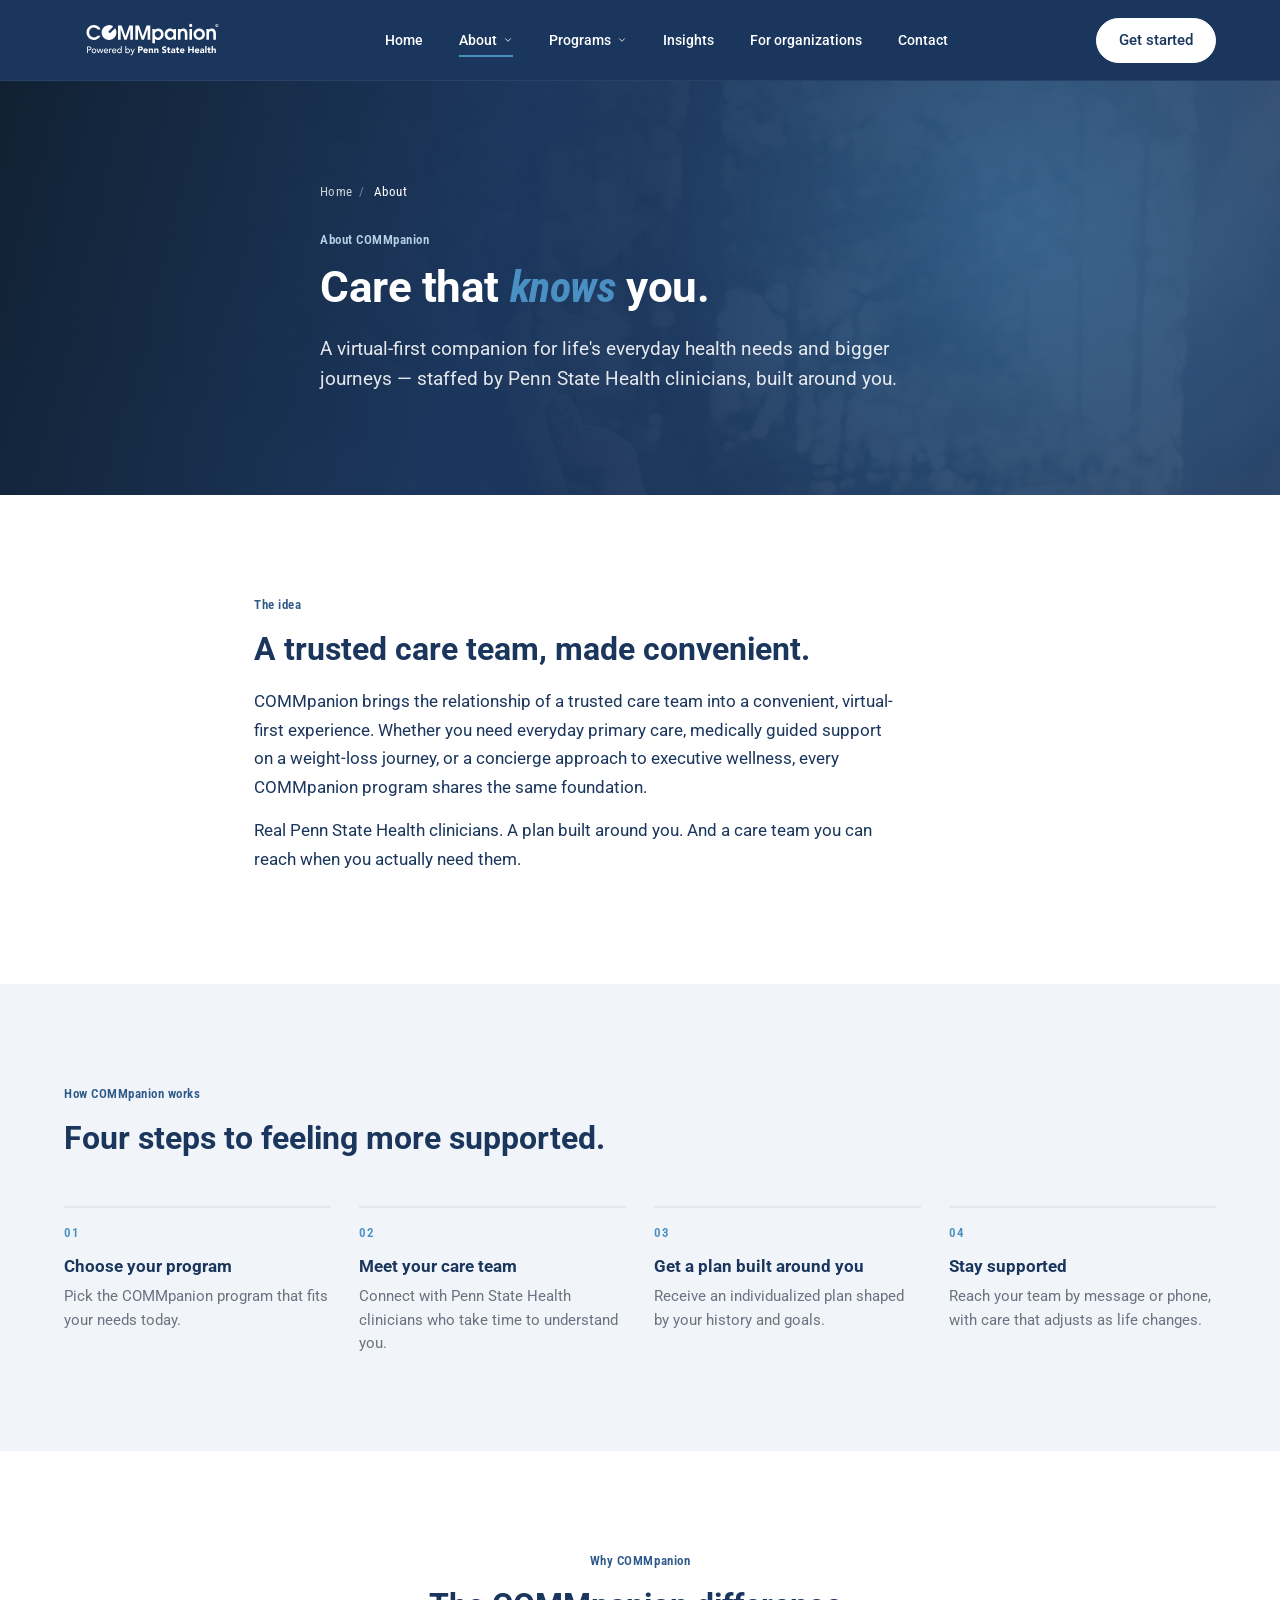
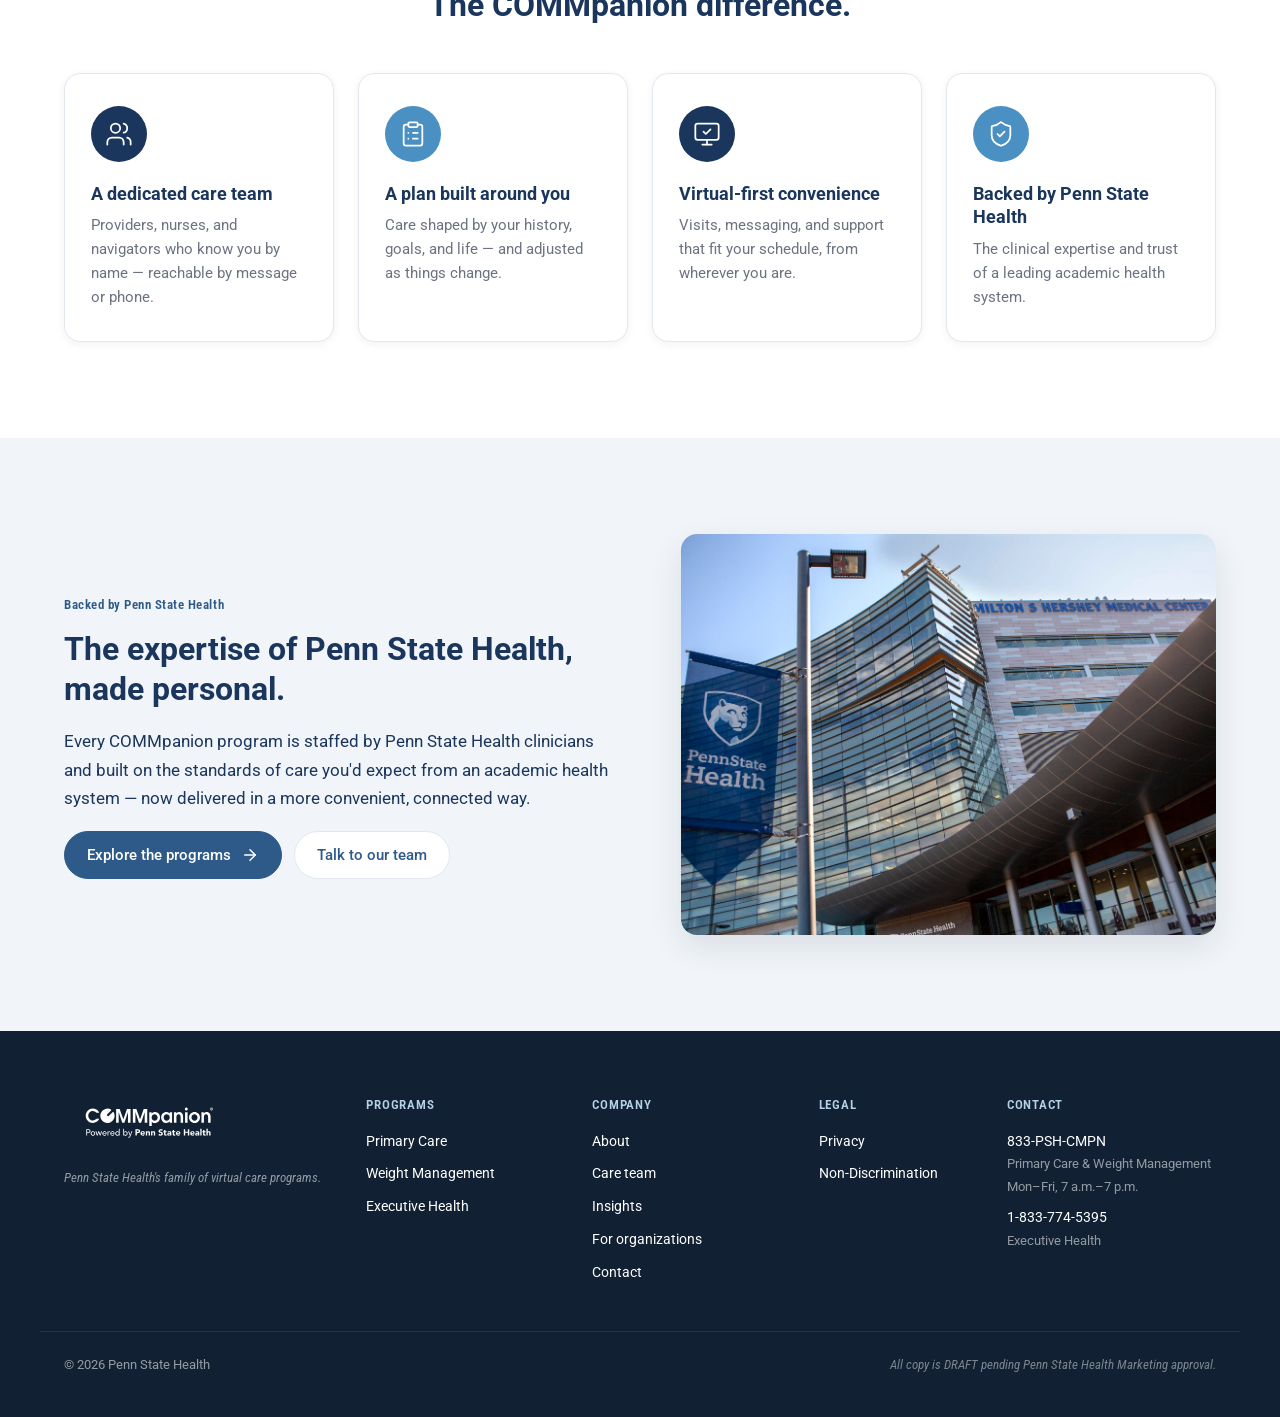
<file: about.html>
<!DOCTYPE html>
<html lang="en">
<head>
<meta charset="UTF-8">
<meta name="viewport" content="width=device-width, initial-scale=1.0">
<meta name="robots" content="noindex,nofollow">
<title>About COMMpanion | Care that knows you</title>
<meta name="description" content="COMMpanion brings the relationship of a trusted Penn State Health care team into a convenient, virtual-first experience — primary care, weight management, and executive health.">
<meta name="theme-color" content="#1B365D">

<meta property="og:type" content="website">
<meta property="og:title" content="About COMMpanion | Care that knows you">
<meta property="og:description" content="Real Penn State Health clinicians. A plan built around you. A care team you can reach when you actually need them.">
<meta property="og:image" content="image_assets/AdobeStock_567074807.jpeg">
<meta property="og:url" content="https://commpanion.health/about.html">
<meta name="twitter:card" content="summary_large_image">

<link rel="icon" type="image/svg+xml" href="image_assets/favicon.svg">

<link rel="preconnect" href="https://fonts.googleapis.com">
<link rel="preconnect" href="https://fonts.gstatic.com" crossorigin>
<link href="https://fonts.googleapis.com/css2?family=Roboto:ital,wght@0,400;0,500;0,700;1,400;1,500&family=Roboto+Condensed:ital,wght@0,300;0,400;0,600;0,700;1,300;1,400;1,600&display=swap" rel="stylesheet">

<link rel="stylesheet" href="css/styles.css">

<script type="application/ld+json">
{
  "@context": "https://schema.org",
  "@type": "BreadcrumbList",
  "itemListElement": [
    { "@type": "ListItem", "position": 1, "name": "Home", "item": "https://commpanion.health/" },
    { "@type": "ListItem", "position": 2, "name": "About", "item": "https://commpanion.health/about.html" }
  ]
}
</script>
</head>

<body>

<a class="skip-link" href="#main">Skip to content</a>

<header class="site-header" id="siteHeader">
  <div class="container header-inner">
    <a href="index.html" class="logo-link" aria-label="COMMpanion, Powered by Penn State Health — home">
      <img src="image_assets/COMMpanion_Logo.svg" alt="COMMpanion, Powered by Penn State Health" class="logo logo--reverse" width="180" height="60">
    </a>
    <nav class="primary-nav" id="primaryNav" aria-label="Primary">
      <ul>
        <li><a href="index.html">Home</a></li>
        <li class="has-dropdown">
          <button class="nav-trigger" type="button">
            About
            <svg class="caret" xmlns="http://www.w3.org/2000/svg" viewBox="0 0 24 24" fill="none" stroke="currentColor" stroke-width="2" stroke-linecap="round" stroke-linejoin="round" aria-hidden="true"><polyline points="6 9 12 15 18 9"/></svg>
          </button>
          <ul class="nav-dropdown">
            <li><a href="about.html">About COMMpanion<span class="dd-sub">The idea behind COMMpanion</span></a></li>
            <li><a href="care-team.html">Care team<span class="dd-sub">Meet the people behind the care</span></a></li>
          </ul>
        </li>
        <li class="has-dropdown">
          <button class="nav-trigger" type="button">
            Programs
            <svg class="caret" xmlns="http://www.w3.org/2000/svg" viewBox="0 0 24 24" fill="none" stroke="currentColor" stroke-width="2" stroke-linecap="round" stroke-linejoin="round" aria-hidden="true"><polyline points="6 9 12 15 18 9"/></svg>
          </button>
          <ul class="nav-dropdown">
            <li><a href="primary-care.html">Primary Care<span class="dd-sub">Everyday care, virtual-first</span></a></li>
            <li><a href="weight-management.html">Weight Management<span class="dd-sub">Medically guided weight care</span></a></li>
            <li><a href="executive-health.html">Executive Health<span class="dd-sub">Concierge well-being</span></a></li>
            <li class="is-divider" aria-hidden="true"></li>
            <li><a href="programs.html">All programs</a></li>
          </ul>
        </li>
        <li><a href="insights.html">Insights</a></li>
        <li><a href="organizations.html">For organizations</a></li>
        <li><a href="contact.html">Contact</a></li>
      </ul>
    </nav>
    <a href="contact.html" class="btn btn--white btn--header">Get started</a>
    <button class="nav-toggle" id="navToggle" aria-expanded="false" aria-controls="primaryNav" aria-label="Open menu">
      <svg class="icon icon--menu" xmlns="http://www.w3.org/2000/svg" width="24" height="24" viewBox="0 0 24 24" fill="none" stroke="currentColor" stroke-width="2" stroke-linecap="round" stroke-linejoin="round" aria-hidden="true"><line x1="3" y1="6" x2="21" y2="6"/><line x1="3" y1="12" x2="21" y2="12"/><line x1="3" y1="18" x2="21" y2="18"/></svg>
      <svg class="icon icon--close" xmlns="http://www.w3.org/2000/svg" width="24" height="24" viewBox="0 0 24 24" fill="none" stroke="currentColor" stroke-width="2" stroke-linecap="round" stroke-linejoin="round" aria-hidden="true"><line x1="18" y1="6" x2="6" y2="18"/><line x1="6" y1="6" x2="18" y2="18"/></svg>
    </button>
  </div>
</header>

<main id="main">

  <!-- HERO (slim) -->
  <section class="hero hero--slim">
    <div class="hero-bg" aria-hidden="true">
      <div class="hero-bg-image" style="background-image:url('image_assets/AdobeStock_567074807.jpeg');"></div>
      <div class="hero-bg-scrim"></div>
      <div class="hero-bg-glow"></div>
    </div>
    <div class="container hero-inner">
      <nav class="breadcrumb" aria-label="Breadcrumb">
        <ol>
          <li><a href="index.html">Home</a></li>
          <li aria-current="page">About</li>
        </ol>
      </nav>
      <p class="eyebrow eyebrow--light">About COMMpanion</p>
      <h1 class="hero-title">Care that <span class="emph">knows</span> you.</h1>
      <p class="hero-sub">A virtual-first companion for life's everyday health needs and bigger journeys — staffed by Penn State Health clinicians, built around you.</p>
    </div>
  </section>

  <!-- THE IDEA -->
  <section class="section section--white">
    <div class="container narrow">
      <p class="eyebrow">The idea</p>
      <h2 class="section-title">A trusted care team, made convenient.</h2>
      <p class="lead">COMMpanion brings the relationship of a trusted care team into a convenient, virtual-first experience. Whether you need everyday primary care, medically guided support on a weight-loss journey, or a concierge approach to executive wellness, every COMMpanion program shares the same foundation.</p>
      <p class="lead">Real Penn State Health clinicians. A plan built around you. And a care team you can reach when you actually need them.</p>
    </div>
  </section>

  <!-- HOW IT WORKS (4 steps) -->
  <section class="section section--cloud">
    <div class="container">
      <header class="section-head">
        <p class="eyebrow">How COMMpanion works</p>
        <h2 class="section-title">Four steps to feeling more supported.</h2>
      </header>
      <ol class="steps">
        <li class="step reveal">
          <h3>Choose your program</h3>
          <p>Pick the COMMpanion program that fits your needs today.</p>
        </li>
        <li class="step reveal">
          <h3>Meet your care team</h3>
          <p>Connect with Penn State Health clinicians who take time to understand you.</p>
        </li>
        <li class="step reveal">
          <h3>Get a plan built around you</h3>
          <p>Receive an individualized plan shaped by your history and goals.</p>
        </li>
        <li class="step reveal">
          <h3>Stay supported</h3>
          <p>Reach your team by message or phone, with care that adjusts as life changes.</p>
        </li>
      </ol>
    </div>
  </section>

  <!-- THE COMMPANION DIFFERENCE -->
  <section class="section section--white">
    <div class="container">
      <header class="section-head section-head--center">
        <p class="eyebrow">Why COMMpanion</p>
        <h2 class="section-title">The COMMpanion difference.</h2>
      </header>
      <ul class="pillars">
        <li class="pillar reveal">
          <span class="pillar-icon" aria-hidden="true">
            <svg xmlns="http://www.w3.org/2000/svg" width="28" height="28" viewBox="0 0 24 24" fill="none" stroke="currentColor" stroke-width="1.5" stroke-linecap="round" stroke-linejoin="round"><path d="M16 21v-2a4 4 0 0 0-4-4H6a4 4 0 0 0-4 4v2"/><circle cx="9" cy="7" r="4"/><path d="M22 21v-2a4 4 0 0 0-3-3.87"/><path d="M16 3.13a4 4 0 0 1 0 7.75"/></svg>
          </span>
          <h3 class="pillar-title">A dedicated care team</h3>
          <p>Providers, nurses, and navigators who know you by name — reachable by message or phone.</p>
        </li>
        <li class="pillar reveal">
          <span class="pillar-icon pillar-icon--sky" aria-hidden="true">
            <svg xmlns="http://www.w3.org/2000/svg" width="28" height="28" viewBox="0 0 24 24" fill="none" stroke="currentColor" stroke-width="1.5" stroke-linecap="round" stroke-linejoin="round"><rect x="8" y="2" width="8" height="4" rx="1" ry="1"/><path d="M16 4h2a2 2 0 0 1 2 2v14a2 2 0 0 1-2 2H6a2 2 0 0 1-2-2V6a2 2 0 0 1 2-2h2"/><path d="M12 11h4"/><path d="M12 16h4"/><path d="M8 11h.01"/><path d="M8 16h.01"/></svg>
          </span>
          <h3 class="pillar-title">A plan built around you</h3>
          <p>Care shaped by your history, goals, and life — and adjusted as things change.</p>
        </li>
        <li class="pillar reveal">
          <span class="pillar-icon" aria-hidden="true">
            <svg xmlns="http://www.w3.org/2000/svg" width="28" height="28" viewBox="0 0 24 24" fill="none" stroke="currentColor" stroke-width="1.5" stroke-linecap="round" stroke-linejoin="round"><path d="M12 17v4"/><path d="m9 10 2 2 4-4"/><rect x="2" y="3" width="20" height="14" rx="2"/><path d="M8 21h8"/></svg>
          </span>
          <h3 class="pillar-title">Virtual-first convenience</h3>
          <p>Visits, messaging, and support that fit your schedule, from wherever you are.</p>
        </li>
        <li class="pillar reveal">
          <span class="pillar-icon pillar-icon--sky" aria-hidden="true">
            <svg xmlns="http://www.w3.org/2000/svg" width="28" height="28" viewBox="0 0 24 24" fill="none" stroke="currentColor" stroke-width="1.5" stroke-linecap="round" stroke-linejoin="round"><path d="M20 13c0 5-3.5 7.5-7.66 8.95a1 1 0 0 1-.67-.01C7.5 20.5 4 18 4 13V6a1 1 0 0 1 1-1c2 0 4.5-1.2 6.24-2.72a1.17 1.17 0 0 1 1.52 0C14.51 3.81 17 5 19 5a1 1 0 0 1 1 1z"/><path d="m9 12 2 2 4-4"/></svg>
          </span>
          <h3 class="pillar-title">Backed by Penn State Health</h3>
          <p>The clinical expertise and trust of a leading academic health system.</p>
        </li>
      </ul>
    </div>
  </section>

  <!-- BACKED BY PENN STATE HEALTH -->
  <section class="section section--cloud">
    <div class="container trust-grid">
      <div class="trust-copy">
        <p class="eyebrow">Backed by Penn State Health</p>
        <h2 class="section-title">The expertise of Penn State Health, made personal.</h2>
        <p class="lead">Every COMMpanion program is staffed by Penn State Health clinicians and built on the standards of care you'd expect from an academic health system — now delivered in a more convenient, connected way.</p>
        <div style="display:flex;flex-wrap:wrap;gap:12px;margin-top:18px;">
          <a href="programs.html" class="btn btn--primary">Explore the programs
            <svg xmlns="http://www.w3.org/2000/svg" width="18" height="18" viewBox="0 0 24 24" fill="none" stroke="currentColor" stroke-width="2" stroke-linecap="round" stroke-linejoin="round" aria-hidden="true"><line x1="5" y1="12" x2="19" y2="12"/><polyline points="12 5 19 12 12 19"/></svg>
          </a>
          <a href="contact.html" class="btn btn--outline">Talk to our team</a>
        </div>
      </div>
      <div class="trust-media">
        <img src="image_assets/PSH_Campus.jpeg" alt="The Penn State Health Milton S. Hershey Medical Center campus, with the Penn State Health banner in the foreground." loading="lazy">
      </div>
    </div>
  </section>

</main>

<footer class="site-footer">
  <div class="container footer-inner">
    <div class="footer-brand">
      <img src="image_assets/COMMpanion_Logo.svg" alt="COMMpanion, Powered by Penn State Health" class="logo logo--reverse" width="200" height="68">
      <p>Penn State Health's family of virtual care programs.</p>
    </div>
    <nav class="footer-nav" aria-label="Programs">
      <h2 class="footer-heading">Programs</h2>
      <ul>
        <li><a href="primary-care.html">Primary Care</a></li>
        <li><a href="weight-management.html">Weight Management</a></li>
        <li><a href="executive-health.html">Executive Health</a></li>
      </ul>
    </nav>
    <nav class="footer-nav" aria-label="Company">
      <h2 class="footer-heading">Company</h2>
      <ul>
        <li><a href="about.html">About</a></li>
        <li><a href="care-team.html">Care team</a></li>
        <li><a href="insights.html">Insights</a></li>
        <li><a href="organizations.html">For organizations</a></li>
        <li><a href="contact.html">Contact</a></li>
      </ul>
    </nav>
    <nav class="footer-nav" aria-label="Legal">
      <h2 class="footer-heading">Legal</h2>
      <ul>
        <li><a href="https://www.pennstatehealth.org/privacy-legal-notices" target="_blank" rel="noopener">Privacy</a></li>
        <li><a href="https://www.pennstatehealth.org/non-discrimination" target="_blank" rel="noopener">Non-Discrimination</a></li>
      </ul>
    </nav>
    <div class="footer-contact">
      <h2 class="footer-heading">Contact</h2>
      <p><a href="tel:18337742676">833-PSH-CMPN</a><br><span style="color:rgba(255,255,255,0.55);font-size:13px;">Primary Care &amp; Weight Management<br>Mon–Fri, 7 a.m.–7 p.m.</span></p>
      <p><a href="tel:18337745395">1-833-774-5395</a><br><span style="color:rgba(255,255,255,0.55);font-size:13px;">Executive Health</span></p>
    </div>
  </div>
  <div class="container footer-meta">
    <p>&copy; <span id="footerYear">2026</span> Penn State Health</p>
    <p class="draft-note">All copy is DRAFT pending Penn State Health Marketing approval.</p>
  </div>
</footer>

<script src="js/main.js" defer></script>
</body>
</html>
</file>
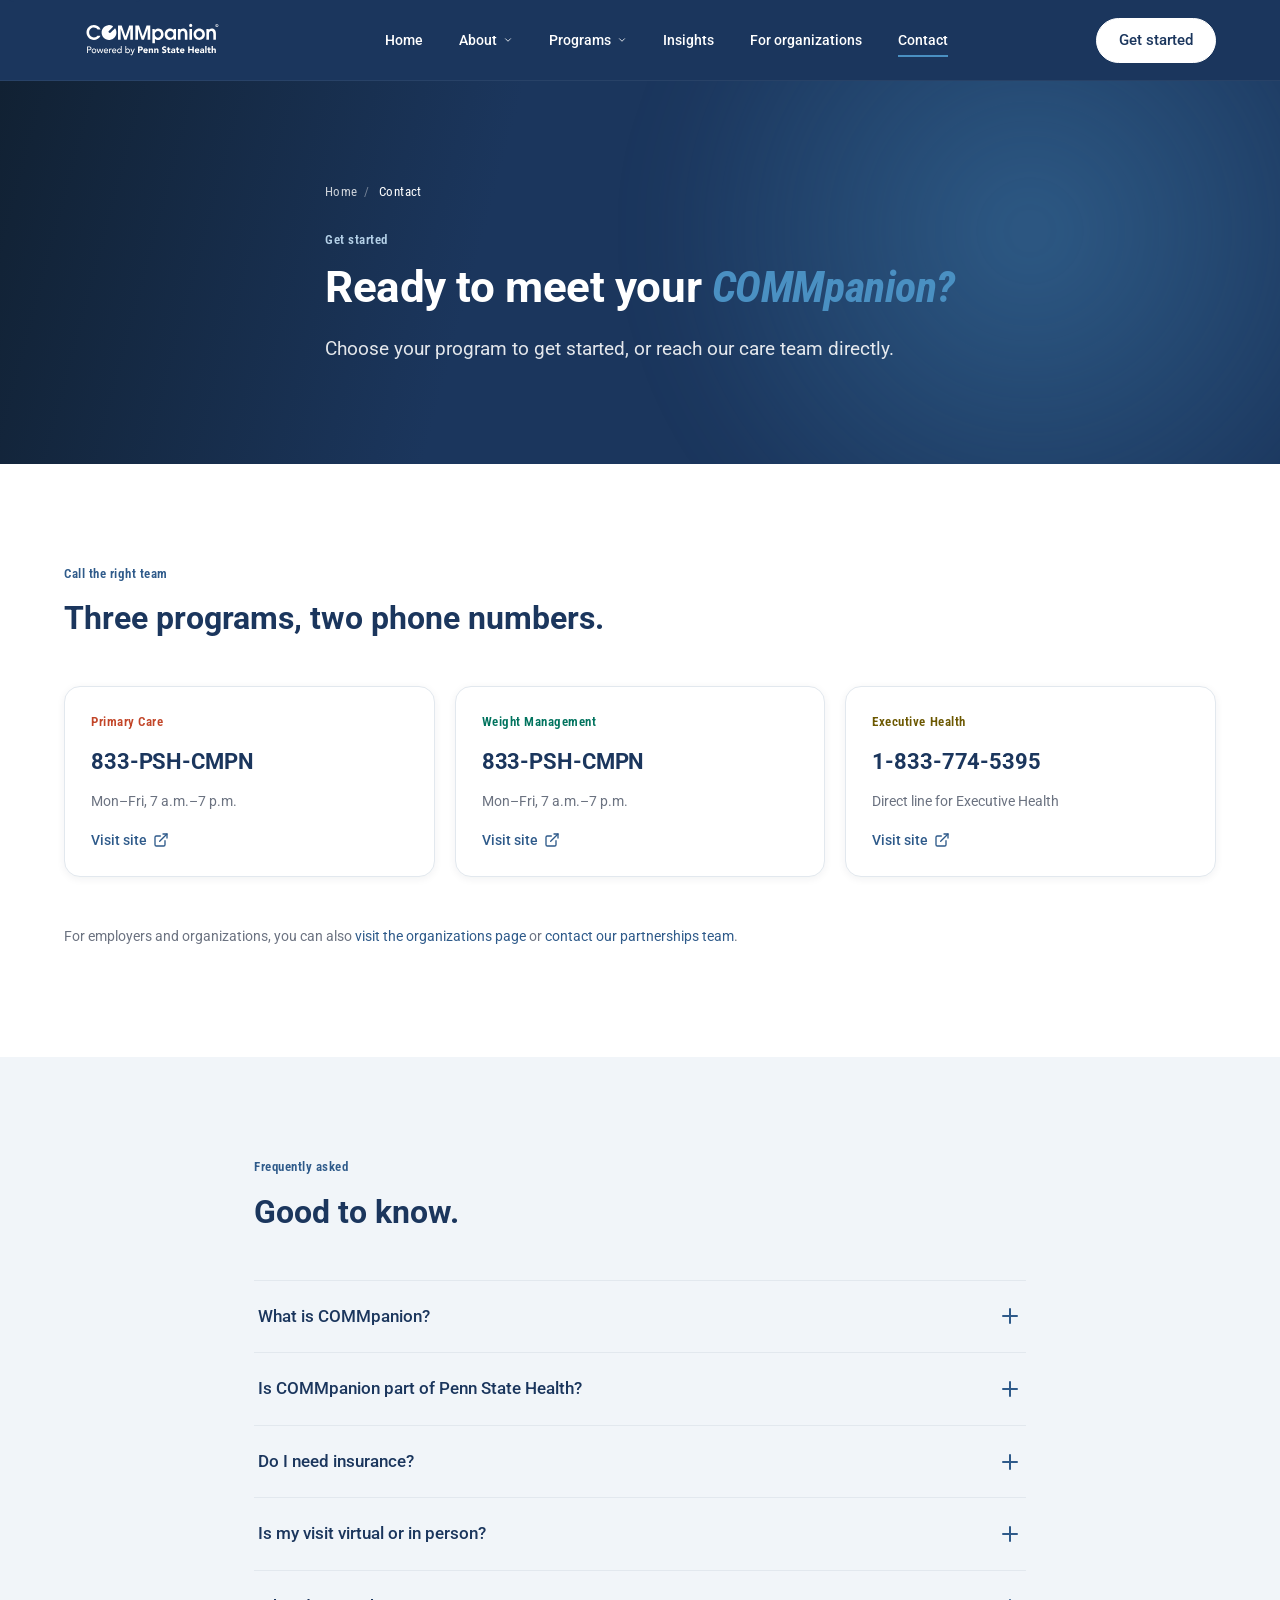
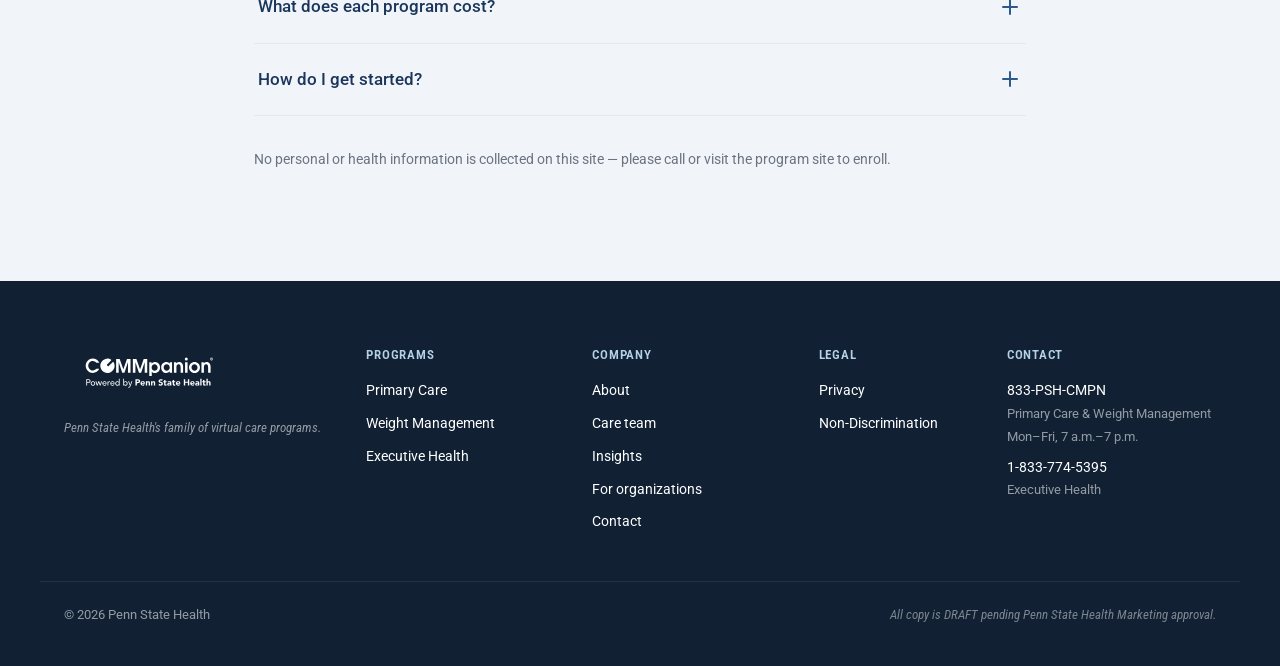
<file: contact.html>
<!DOCTYPE html>
<html lang="en">
<head>
<meta charset="UTF-8">
<meta name="viewport" content="width=device-width, initial-scale=1.0">
<meta name="robots" content="noindex,nofollow">
<title>Contact &amp; get started | COMMpanion by Penn State Health</title>
<meta name="description" content="Choose your COMMpanion program to get started, or reach a Penn State Health care team directly by phone.">
<meta name="theme-color" content="#1B365D">

<meta property="og:type" content="website">
<meta property="og:title" content="Contact &amp; get started | COMMpanion by Penn State Health">
<meta property="og:description" content="Ready to meet your COMMpanion? Choose a program or call our care team.">
<meta property="og:image" content="image_assets/AdobeStock_566555291.jpeg">
<meta property="og:url" content="https://commpanion.health/contact.html">
<meta name="twitter:card" content="summary_large_image">

<link rel="icon" type="image/svg+xml" href="image_assets/favicon.svg">

<link rel="preconnect" href="https://fonts.googleapis.com">
<link rel="preconnect" href="https://fonts.gstatic.com" crossorigin>
<link href="https://fonts.googleapis.com/css2?family=Roboto:ital,wght@0,400;0,500;0,700;1,400;1,500&family=Roboto+Condensed:ital,wght@0,300;0,400;0,600;0,700;1,300;1,400;1,600&display=swap" rel="stylesheet">

<link rel="stylesheet" href="css/styles.css">

<script type="application/ld+json">
[
  {
    "@context": "https://schema.org",
    "@type": "BreadcrumbList",
    "itemListElement": [
      { "@type": "ListItem", "position": 1, "name": "Home", "item": "https://commpanion.health/" },
      { "@type": "ListItem", "position": 2, "name": "Contact", "item": "https://commpanion.health/contact.html" }
    ]
  },
  {
    "@context": "https://schema.org",
    "@type": "FAQPage",
    "mainEntity": [
      { "@type": "Question", "name": "What is COMMpanion?", "acceptedAnswer": { "@type": "Answer", "text": "COMMpanion is Penn State Health's family of virtual care programs — primary care, weight management, and executive health — each built around a dedicated care team and a plan made just for you." } },
      { "@type": "Question", "name": "Is COMMpanion part of Penn State Health?", "acceptedAnswer": { "@type": "Answer", "text": "Yes. COMMpanion is Powered by Penn State Health and staffed by Penn State Health clinicians." } },
      { "@type": "Question", "name": "Do I need insurance?", "acceptedAnswer": { "@type": "Answer", "text": "It varies by program. Visit each program's site for current details on coverage and how to join." } },
      { "@type": "Question", "name": "Is my visit virtual or in person?", "acceptedAnswer": { "@type": "Answer", "text": "COMMpanion is virtual-first. Executive Health can also be delivered in-clinic, at home, at the worksite, or via telemedicine." } },
      { "@type": "Question", "name": "How do I get started?", "acceptedAnswer": { "@type": "Answer", "text": "Choose a program and visit its site, or call our care team. Primary Care and Weight Management: 833-PSH-CMPN. Executive Health: 1-833-774-5395." } }
    ]
  }
]
</script>
</head>

<body>

<a class="skip-link" href="#main">Skip to content</a>

<header class="site-header" id="siteHeader">
  <div class="container header-inner">
    <a href="index.html" class="logo-link" aria-label="COMMpanion, Powered by Penn State Health — home">
      <img src="image_assets/COMMpanion_Logo.svg" alt="COMMpanion, Powered by Penn State Health" class="logo logo--reverse" width="180" height="60">
    </a>
    <nav class="primary-nav" id="primaryNav" aria-label="Primary">
      <ul>
        <li><a href="index.html">Home</a></li>
        <li class="has-dropdown">
          <button class="nav-trigger" type="button">
            About
            <svg class="caret" xmlns="http://www.w3.org/2000/svg" viewBox="0 0 24 24" fill="none" stroke="currentColor" stroke-width="2" stroke-linecap="round" stroke-linejoin="round" aria-hidden="true"><polyline points="6 9 12 15 18 9"/></svg>
          </button>
          <ul class="nav-dropdown">
            <li><a href="about.html">About COMMpanion<span class="dd-sub">The idea behind COMMpanion</span></a></li>
            <li><a href="care-team.html">Care team<span class="dd-sub">Meet the people behind the care</span></a></li>
          </ul>
        </li>
        <li class="has-dropdown">
          <button class="nav-trigger" type="button">
            Programs
            <svg class="caret" xmlns="http://www.w3.org/2000/svg" viewBox="0 0 24 24" fill="none" stroke="currentColor" stroke-width="2" stroke-linecap="round" stroke-linejoin="round" aria-hidden="true"><polyline points="6 9 12 15 18 9"/></svg>
          </button>
          <ul class="nav-dropdown">
            <li><a href="primary-care.html">Primary Care<span class="dd-sub">Everyday care, virtual-first</span></a></li>
            <li><a href="weight-management.html">Weight Management<span class="dd-sub">Medically guided weight care</span></a></li>
            <li><a href="executive-health.html">Executive Health<span class="dd-sub">Concierge well-being</span></a></li>
            <li class="is-divider" aria-hidden="true"></li>
            <li><a href="programs.html">All programs</a></li>
          </ul>
        </li>
        <li><a href="insights.html">Insights</a></li>
        <li><a href="organizations.html">For organizations</a></li>
        <li><a href="contact.html">Contact</a></li>
      </ul>
    </nav>
    <a href="contact.html" class="btn btn--white btn--header">Get started</a>
    <button class="nav-toggle" id="navToggle" aria-expanded="false" aria-controls="primaryNav" aria-label="Open menu">
      <svg class="icon icon--menu" xmlns="http://www.w3.org/2000/svg" width="24" height="24" viewBox="0 0 24 24" fill="none" stroke="currentColor" stroke-width="2" stroke-linecap="round" stroke-linejoin="round" aria-hidden="true"><line x1="3" y1="6" x2="21" y2="6"/><line x1="3" y1="12" x2="21" y2="12"/><line x1="3" y1="18" x2="21" y2="18"/></svg>
      <svg class="icon icon--close" xmlns="http://www.w3.org/2000/svg" width="24" height="24" viewBox="0 0 24 24" fill="none" stroke="currentColor" stroke-width="2" stroke-linecap="round" stroke-linejoin="round" aria-hidden="true"><line x1="18" y1="6" x2="6" y2="18"/><line x1="6" y1="6" x2="18" y2="18"/></svg>
    </button>
  </div>
</header>

<main id="main">

  <!-- HERO (slim) -->
  <section class="hero hero--slim">
    <div class="hero-bg" aria-hidden="true">
      <div class="hero-bg-scrim"></div>
      <div class="hero-bg-glow"></div>
    </div>
    <div class="container hero-inner">
      <nav class="breadcrumb" aria-label="Breadcrumb">
        <ol>
          <li><a href="index.html">Home</a></li>
          <li aria-current="page">Contact</li>
        </ol>
      </nav>
      <p class="eyebrow eyebrow--light">Get started</p>
      <h1 class="hero-title">Ready to meet your <span class="emph">COMMpanion?</span></h1>
      <p class="hero-sub">Choose your program to get started, or reach our care team directly.</p>
    </div>
  </section>

  <!-- PROGRAM CONTACT CARDS -->
  <section class="section section--white">
    <div class="container">
      <header class="section-head">
        <p class="eyebrow">Call the right team</p>
        <h2 class="section-title">Three programs, two phone numbers.</h2>
      </header>
      <div class="contact-cards">
        <div class="contact-card" data-program="primary">
          <p class="contact-card-label">Primary Care</p>
          <a class="contact-card-phone" href="tel:18337742676">833-PSH-CMPN</a>
          <p class="contact-card-hours">Mon–Fri, 7 a.m.–7 p.m.</p>
          <a href="https://www.commpanion.health/" target="_blank" rel="noopener" class="contact-card-link">Visit site
            <svg xmlns="http://www.w3.org/2000/svg" width="16" height="16" viewBox="0 0 24 24" fill="none" stroke="currentColor" stroke-width="2" stroke-linecap="round" stroke-linejoin="round" aria-hidden="true"><path d="M18 13v6a2 2 0 0 1-2 2H5a2 2 0 0 1-2-2V8a2 2 0 0 1 2-2h6"/><polyline points="15 3 21 3 21 9"/><line x1="10" y1="14" x2="21" y2="3"/></svg>
          </a>
        </div>
        <div class="contact-card" data-program="weight">
          <p class="contact-card-label">Weight Management</p>
          <a class="contact-card-phone" href="tel:18337742676">833-PSH-CMPN</a>
          <p class="contact-card-hours">Mon–Fri, 7 a.m.–7 p.m.</p>
          <a href="https://www.weightloss.commpanion.health/" target="_blank" rel="noopener" class="contact-card-link">Visit site
            <svg xmlns="http://www.w3.org/2000/svg" width="16" height="16" viewBox="0 0 24 24" fill="none" stroke="currentColor" stroke-width="2" stroke-linecap="round" stroke-linejoin="round" aria-hidden="true"><path d="M18 13v6a2 2 0 0 1-2 2H5a2 2 0 0 1-2-2V8a2 2 0 0 1 2-2h6"/><polyline points="15 3 21 3 21 9"/><line x1="10" y1="14" x2="21" y2="3"/></svg>
          </a>
        </div>
        <div class="contact-card" data-program="exec">
          <p class="contact-card-label">Executive Health</p>
          <a class="contact-card-phone" href="tel:18337745395">1-833-774-5395</a>
          <p class="contact-card-hours">Direct line for Executive Health</p>
          <a href="https://executive.commpanion.health/" target="_blank" rel="noopener" class="contact-card-link">Visit site
            <svg xmlns="http://www.w3.org/2000/svg" width="16" height="16" viewBox="0 0 24 24" fill="none" stroke="currentColor" stroke-width="2" stroke-linecap="round" stroke-linejoin="round" aria-hidden="true"><path d="M18 13v6a2 2 0 0 1-2 2H5a2 2 0 0 1-2-2V8a2 2 0 0 1 2-2h6"/><polyline points="15 3 21 3 21 9"/><line x1="10" y1="14" x2="21" y2="3"/></svg>
          </a>
        </div>
      </div>
      <p style="color:var(--slate-ash);font-size:14px;margin-top:8px;">For employers and organizations, you can also <a href="organizations.html">visit the organizations page</a> or <a href="https://www.commpanion.health/organizational-membership" target="_blank" rel="noopener">contact our partnerships team</a>.</p>
    </div>
  </section>

  <!-- FAQ -->
  <section class="section section--cloud">
    <div class="container narrow">
      <header class="section-head">
        <p class="eyebrow">Frequently asked</p>
        <h2 class="section-title">Good to know.</h2>
      </header>
      <div class="faq">

        <div class="faq-item">
          <button class="faq-question" id="faq-1" aria-expanded="false" aria-controls="faq-a-1">
            <span>What is COMMpanion?</span>
            <svg class="faq-icon" xmlns="http://www.w3.org/2000/svg" viewBox="0 0 24 24" fill="none" stroke="currentColor" stroke-width="2" stroke-linecap="round" stroke-linejoin="round" aria-hidden="true"><line x1="12" y1="5" x2="12" y2="19"/><line x1="5" y1="12" x2="19" y2="12"/></svg>
          </button>
          <div class="faq-answer" id="faq-a-1" role="region" aria-labelledby="faq-1"><div>
            <p>COMMpanion is Penn State Health's family of virtual care programs — primary care, weight management, and executive health — each built around a dedicated care team and a plan made just for you.</p>
          </div></div>
        </div>

        <div class="faq-item">
          <button class="faq-question" id="faq-2" aria-expanded="false" aria-controls="faq-a-2">
            <span>Is COMMpanion part of Penn State Health?</span>
            <svg class="faq-icon" xmlns="http://www.w3.org/2000/svg" viewBox="0 0 24 24" fill="none" stroke="currentColor" stroke-width="2" stroke-linecap="round" stroke-linejoin="round" aria-hidden="true"><line x1="12" y1="5" x2="12" y2="19"/><line x1="5" y1="12" x2="19" y2="12"/></svg>
          </button>
          <div class="faq-answer" id="faq-a-2" role="region" aria-labelledby="faq-2"><div>
            <p>Yes — COMMpanion is Powered by Penn State Health and staffed by Penn State Health clinicians.</p>
          </div></div>
        </div>

        <div class="faq-item">
          <button class="faq-question" id="faq-3" aria-expanded="false" aria-controls="faq-a-3">
            <span>Do I need insurance?</span>
            <svg class="faq-icon" xmlns="http://www.w3.org/2000/svg" viewBox="0 0 24 24" fill="none" stroke="currentColor" stroke-width="2" stroke-linecap="round" stroke-linejoin="round" aria-hidden="true"><line x1="12" y1="5" x2="12" y2="19"/><line x1="5" y1="12" x2="19" y2="12"/></svg>
          </button>
          <div class="faq-answer" id="faq-a-3" role="region" aria-labelledby="faq-3"><div>
            <p>It varies by program. Visit the relevant program site for current details on coverage and how to join — or call us and we'll point you to the right answer.</p>
          </div></div>
        </div>

        <div class="faq-item">
          <button class="faq-question" id="faq-4" aria-expanded="false" aria-controls="faq-a-4">
            <span>Is my visit virtual or in person?</span>
            <svg class="faq-icon" xmlns="http://www.w3.org/2000/svg" viewBox="0 0 24 24" fill="none" stroke="currentColor" stroke-width="2" stroke-linecap="round" stroke-linejoin="round" aria-hidden="true"><line x1="12" y1="5" x2="12" y2="19"/><line x1="5" y1="12" x2="19" y2="12"/></svg>
          </button>
          <div class="faq-answer" id="faq-a-4" role="region" aria-labelledby="faq-4"><div>
            <p>COMMpanion is virtual-first. Executive Health can also be delivered in-clinic, at home, at the worksite, or via telemedicine, depending on what suits your schedule.</p>
          </div></div>
        </div>

        <div class="faq-item">
          <button class="faq-question" id="faq-5" aria-expanded="false" aria-controls="faq-a-5">
            <span>What does each program cost?</span>
            <svg class="faq-icon" xmlns="http://www.w3.org/2000/svg" viewBox="0 0 24 24" fill="none" stroke="currentColor" stroke-width="2" stroke-linecap="round" stroke-linejoin="round" aria-hidden="true"><line x1="12" y1="5" x2="12" y2="19"/><line x1="5" y1="12" x2="19" y2="12"/></svg>
          </button>
          <div class="faq-answer" id="faq-a-5" role="region" aria-labelledby="faq-5"><div>
            <p>Pricing and coverage vary by program and by how you join (individually or through your employer). Each program's full site has the most current information — or call us and we'll walk you through it.</p>
          </div></div>
        </div>

        <div class="faq-item">
          <button class="faq-question" id="faq-6" aria-expanded="false" aria-controls="faq-a-6">
            <span>How do I get started?</span>
            <svg class="faq-icon" xmlns="http://www.w3.org/2000/svg" viewBox="0 0 24 24" fill="none" stroke="currentColor" stroke-width="2" stroke-linecap="round" stroke-linejoin="round" aria-hidden="true"><line x1="12" y1="5" x2="12" y2="19"/><line x1="5" y1="12" x2="19" y2="12"/></svg>
          </button>
          <div class="faq-answer" id="faq-a-6" role="region" aria-labelledby="faq-6"><div>
            <p>Choose the program that fits where you are today and visit its site, or call us. Primary Care &amp; Weight Management: <a href="tel:18337742676">833-PSH-CMPN</a>. Executive Health: <a href="tel:18337745395">1-833-774-5395</a>.</p>
          </div></div>
        </div>

      </div>

      <p style="margin-top:32px;color:var(--slate-ash);font-size:14px;">No personal or health information is collected on this site — please call or visit the program site to enroll.</p>
    </div>
  </section>

</main>

<footer class="site-footer">
  <div class="container footer-inner">
    <div class="footer-brand">
      <img src="image_assets/COMMpanion_Logo.svg" alt="COMMpanion, Powered by Penn State Health" class="logo logo--reverse" width="200" height="68">
      <p>Penn State Health's family of virtual care programs.</p>
    </div>
    <nav class="footer-nav" aria-label="Programs">
      <h2 class="footer-heading">Programs</h2>
      <ul>
        <li><a href="primary-care.html">Primary Care</a></li>
        <li><a href="weight-management.html">Weight Management</a></li>
        <li><a href="executive-health.html">Executive Health</a></li>
      </ul>
    </nav>
    <nav class="footer-nav" aria-label="Company">
      <h2 class="footer-heading">Company</h2>
      <ul>
        <li><a href="about.html">About</a></li>
        <li><a href="care-team.html">Care team</a></li>
        <li><a href="insights.html">Insights</a></li>
        <li><a href="organizations.html">For organizations</a></li>
        <li><a href="contact.html">Contact</a></li>
      </ul>
    </nav>
    <nav class="footer-nav" aria-label="Legal">
      <h2 class="footer-heading">Legal</h2>
      <ul>
        <li><a href="https://www.pennstatehealth.org/privacy-legal-notices" target="_blank" rel="noopener">Privacy</a></li>
        <li><a href="https://www.pennstatehealth.org/non-discrimination" target="_blank" rel="noopener">Non-Discrimination</a></li>
      </ul>
    </nav>
    <div class="footer-contact">
      <h2 class="footer-heading">Contact</h2>
      <p><a href="tel:18337742676">833-PSH-CMPN</a><br><span style="color:rgba(255,255,255,0.55);font-size:13px;">Primary Care &amp; Weight Management<br>Mon–Fri, 7 a.m.–7 p.m.</span></p>
      <p><a href="tel:18337745395">1-833-774-5395</a><br><span style="color:rgba(255,255,255,0.55);font-size:13px;">Executive Health</span></p>
    </div>
  </div>
  <div class="container footer-meta">
    <p>&copy; <span id="footerYear">2026</span> Penn State Health</p>
    <p class="draft-note">All copy is DRAFT pending Penn State Health Marketing approval.</p>
  </div>
</footer>

<script src="js/main.js" defer></script>
</body>
</html>
</file>
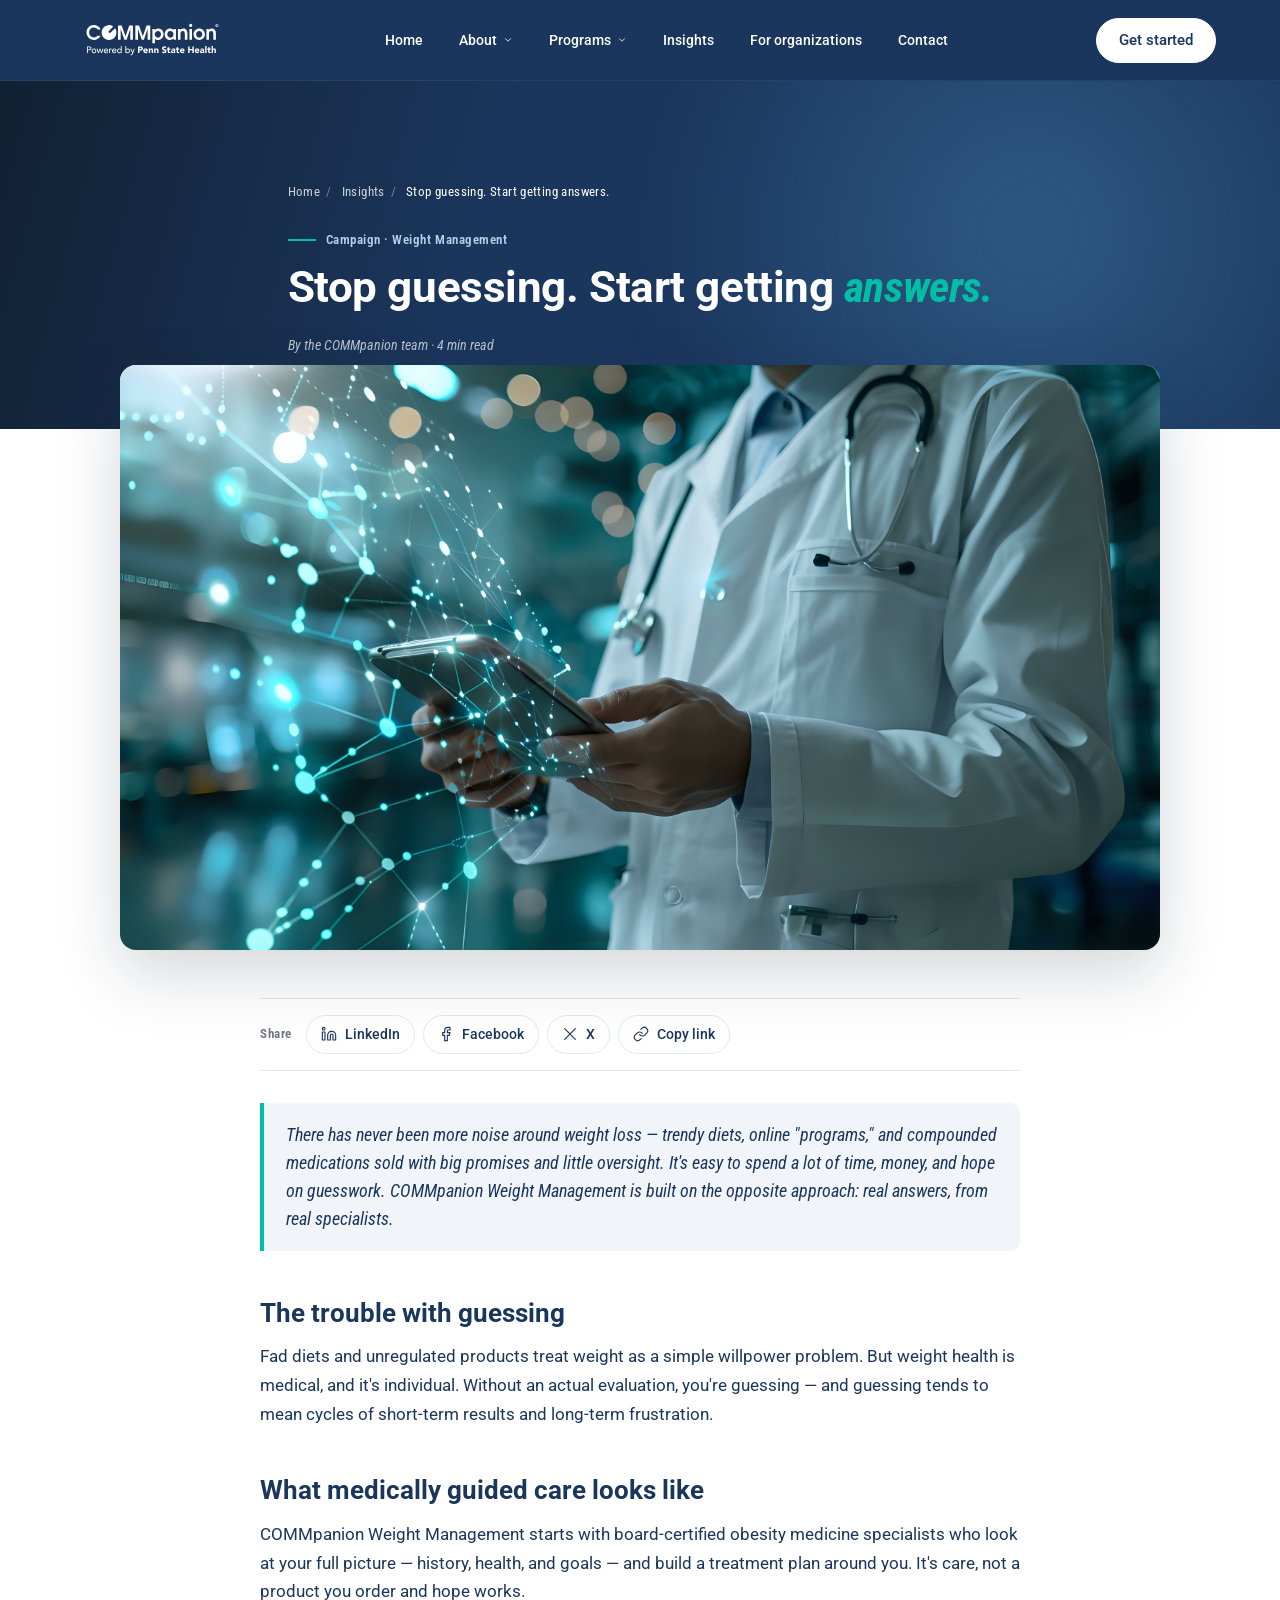
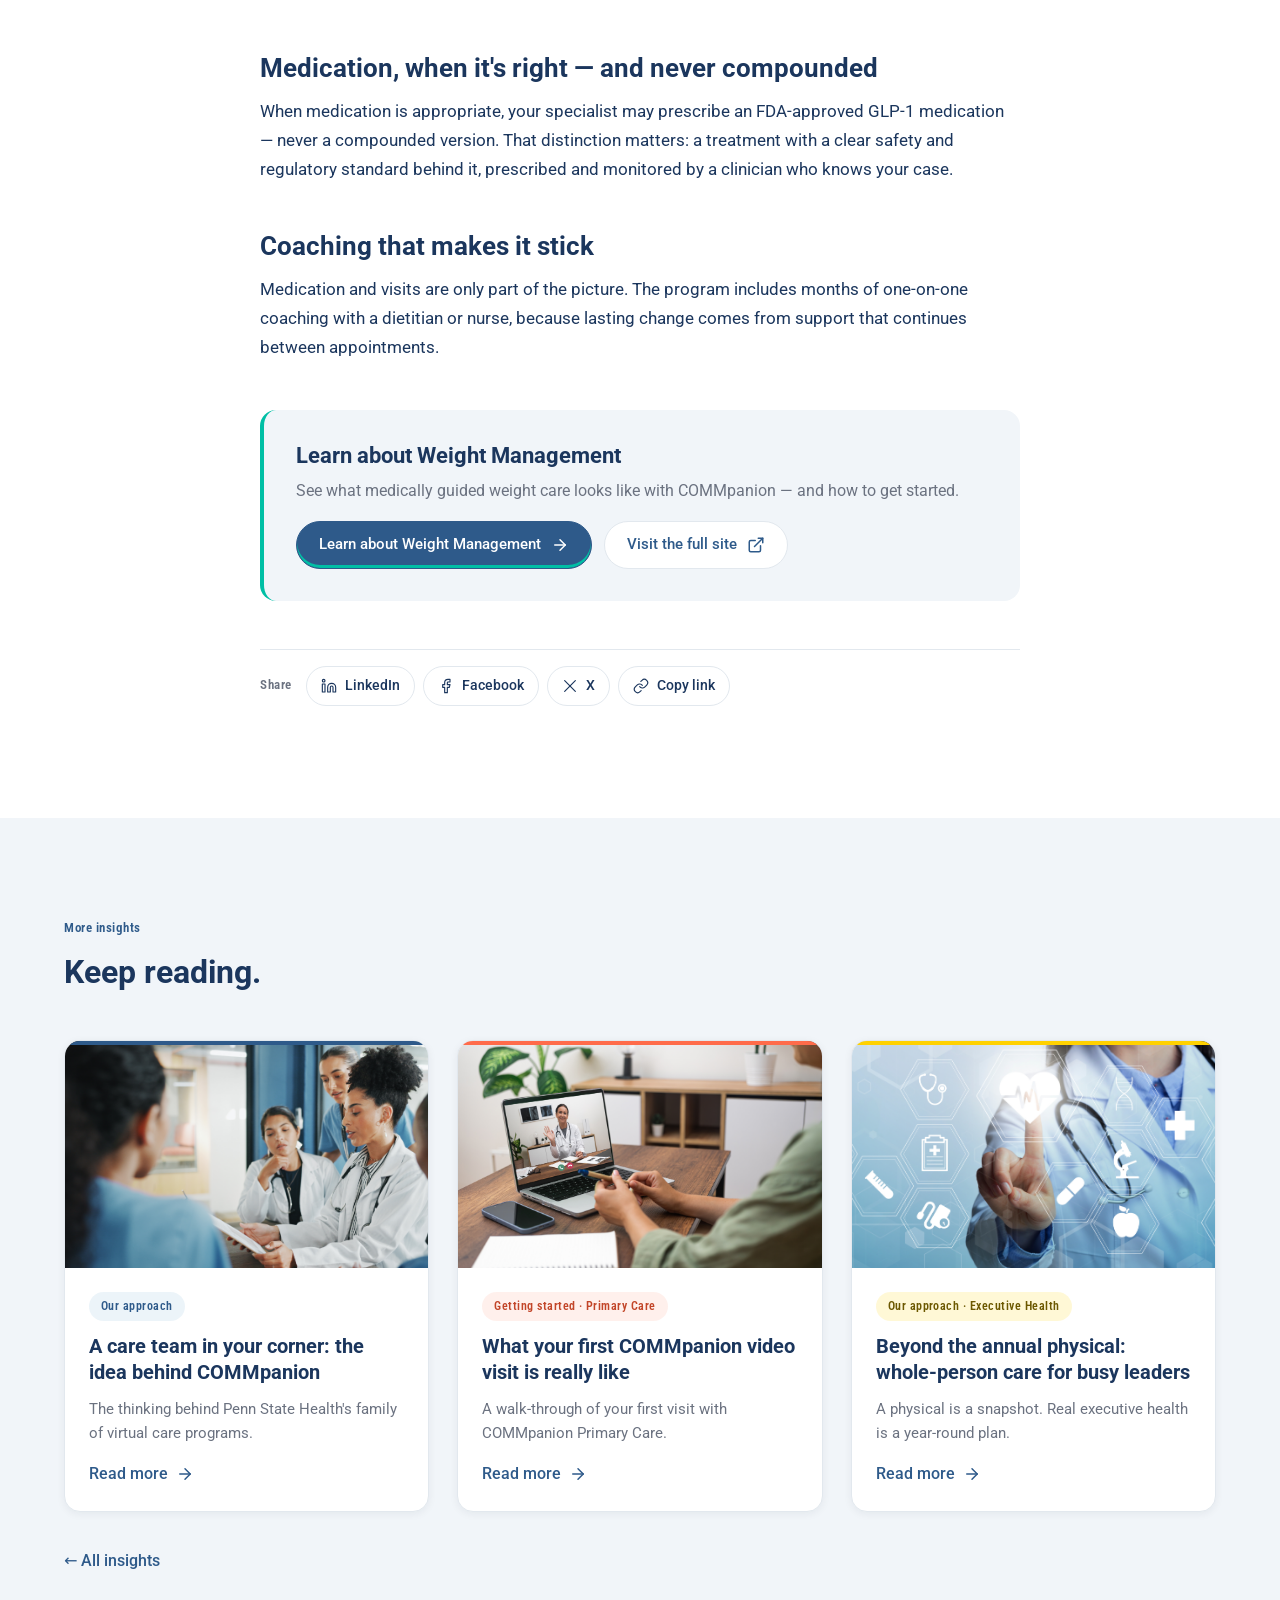
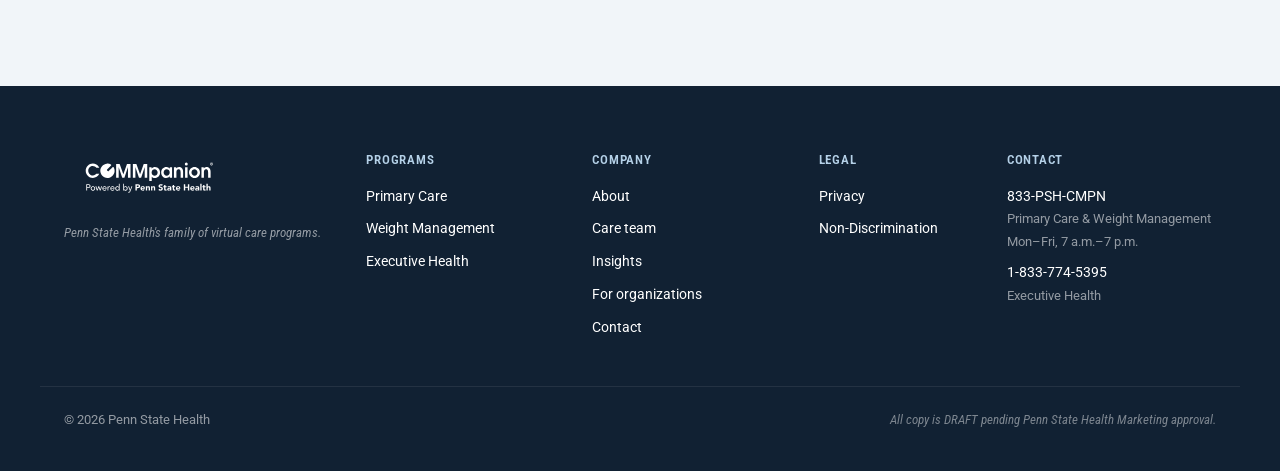
<file: insights-stop-guessing.html>
<!DOCTYPE html>
<html lang="en">
<head>
<meta charset="UTF-8">
<meta name="viewport" content="width=device-width, initial-scale=1.0">
<meta name="robots" content="noindex,nofollow">
<title>Stop guessing. Start getting answers. | Insights</title>
<meta name="description" content="Skip the guesswork. See what medically guided weight care looks like with COMMpanion Weight Management.">
<meta name="theme-color" content="#1B365D">

<meta property="og:type" content="article">
<meta property="og:title" content="Stop guessing. Start getting answers.">
<meta property="og:description" content="Skip the guesswork. See what medically guided weight care looks like with COMMpanion Weight Management.">
<meta property="og:image" content="https://commpanion.health/image_assets/AdobeStock_958900811.jpeg">
<meta property="og:url" content="https://commpanion.health/insights-stop-guessing.html">
<meta name="twitter:card" content="summary_large_image">
<meta name="twitter:title" content="Stop guessing. Start getting answers.">
<meta name="twitter:description" content="Skip the guesswork. See what medically guided weight care looks like with COMMpanion Weight Management.">
<meta name="twitter:image" content="https://commpanion.health/image_assets/AdobeStock_958900811.jpeg">

<link rel="icon" type="image/svg+xml" href="image_assets/favicon.svg">

<link rel="preconnect" href="https://fonts.googleapis.com">
<link rel="preconnect" href="https://fonts.gstatic.com" crossorigin>
<link href="https://fonts.googleapis.com/css2?family=Roboto:ital,wght@0,400;0,500;0,700;1,400;1,500&family=Roboto+Condensed:ital,wght@0,300;0,400;0,600;0,700;1,300;1,400;1,600&display=swap" rel="stylesheet">

<link rel="stylesheet" href="css/styles.css">

<script type="application/ld+json">
[
  {
    "@context": "https://schema.org",
    "@type": "BreadcrumbList",
    "itemListElement": [
      { "@type": "ListItem", "position": 1, "name": "Home", "item": "https://commpanion.health/" },
      { "@type": "ListItem", "position": 2, "name": "Insights", "item": "https://commpanion.health/insights.html" },
      { "@type": "ListItem", "position": 3, "name": "Stop guessing. Start getting answers.", "item": "https://commpanion.health/insights-stop-guessing.html" }
    ]
  },
  {
    "@context": "https://schema.org",
    "@type": "BlogPosting",
    "headline": "Stop guessing. Start getting answers.",
    "description": "Skip the guesswork. See what medically guided weight care looks like with COMMpanion Weight Management.",
    "image": "https://commpanion.health/image_assets/AdobeStock_958900811.jpeg",
    "url": "https://commpanion.health/insights-stop-guessing.html",
    "author": { "@type": "Organization", "name": "The COMMpanion team" },
    "publisher": { "@type": "MedicalOrganization", "name": "COMMpanion", "parentOrganization": { "@type": "MedicalOrganization", "name": "Penn State Health" } },
    "articleSection": "Campaigns"
  }
]
</script>
</head>

<body data-theme="weight">

<a class="skip-link" href="#main">Skip to content</a>

<header class="site-header" id="siteHeader">
  <div class="container header-inner">
    <a href="index.html" class="logo-link" aria-label="COMMpanion, Powered by Penn State Health — home">
      <img src="image_assets/COMMpanion_Logo.svg" alt="COMMpanion, Powered by Penn State Health" class="logo logo--reverse" width="180" height="60">
    </a>
    <nav class="primary-nav" id="primaryNav" aria-label="Primary">
      <ul>
        <li><a href="index.html">Home</a></li>
        <li class="has-dropdown">
          <button class="nav-trigger" type="button">
            About
            <svg class="caret" xmlns="http://www.w3.org/2000/svg" viewBox="0 0 24 24" fill="none" stroke="currentColor" stroke-width="2" stroke-linecap="round" stroke-linejoin="round" aria-hidden="true"><polyline points="6 9 12 15 18 9"/></svg>
          </button>
          <ul class="nav-dropdown">
            <li><a href="about.html">About COMMpanion<span class="dd-sub">The idea behind COMMpanion</span></a></li>
            <li><a href="care-team.html">Care team<span class="dd-sub">Meet the people behind the care</span></a></li>
          </ul>
        </li>
        <li class="has-dropdown">
          <button class="nav-trigger" type="button">
            Programs
            <svg class="caret" xmlns="http://www.w3.org/2000/svg" viewBox="0 0 24 24" fill="none" stroke="currentColor" stroke-width="2" stroke-linecap="round" stroke-linejoin="round" aria-hidden="true"><polyline points="6 9 12 15 18 9"/></svg>
          </button>
          <ul class="nav-dropdown">
            <li><a href="primary-care.html">Primary Care<span class="dd-sub">Everyday care, virtual-first</span></a></li>
            <li><a href="weight-management.html">Weight Management<span class="dd-sub">Medically guided weight care</span></a></li>
            <li><a href="executive-health.html">Executive Health<span class="dd-sub">Concierge well-being</span></a></li>
            <li class="is-divider" aria-hidden="true"></li>
            <li><a href="programs.html">All programs</a></li>
          </ul>
        </li>
        <li><a href="insights.html">Insights</a></li>
        <li><a href="organizations.html">For organizations</a></li>
        <li><a href="contact.html">Contact</a></li>
      </ul>
    </nav>
    <a href="contact.html" class="btn btn--white btn--header">Get started</a>
    <button class="nav-toggle" id="navToggle" aria-expanded="false" aria-controls="primaryNav" aria-label="Open menu">
      <svg class="icon icon--menu" xmlns="http://www.w3.org/2000/svg" width="24" height="24" viewBox="0 0 24 24" fill="none" stroke="currentColor" stroke-width="2" stroke-linecap="round" stroke-linejoin="round" aria-hidden="true"><line x1="3" y1="6" x2="21" y2="6"/><line x1="3" y1="12" x2="21" y2="12"/><line x1="3" y1="18" x2="21" y2="18"/></svg>
      <svg class="icon icon--close" xmlns="http://www.w3.org/2000/svg" width="24" height="24" viewBox="0 0 24 24" fill="none" stroke="currentColor" stroke-width="2" stroke-linecap="round" stroke-linejoin="round" aria-hidden="true"><line x1="18" y1="6" x2="6" y2="18"/><line x1="6" y1="6" x2="18" y2="18"/></svg>
    </button>
  </div>
</header>

<main id="main">

  <section class="hero hero--slim">
    <div class="hero-bg" aria-hidden="true">
      <div class="hero-bg-scrim"></div>
      <div class="hero-bg-glow"></div>
    </div>
    <div class="container hero-inner">
      <nav class="breadcrumb" aria-label="Breadcrumb">
        <ol>
          <li><a href="index.html">Home</a></li>
          <li><a href="insights.html">Insights</a></li>
          <li aria-current="page">Stop guessing. Start getting answers.</li>
        </ol>
      </nav>
      <p class="eyebrow eyebrow--light eyebrow--rule">Campaign · Weight Management</p>
      <h1 class="hero-title">Stop guessing. Start getting <span class="emph">answers.</span></h1>
      <p class="article-meta" style="color:rgba(255,255,255,0.7);">By the COMMpanion team &middot; 4 min read</p>
    </div>
  </section>

  <div class="container">
    <div class="article-lead-image">
      <img src="image_assets/AdobeStock_958900811.jpeg" alt="A clinician in a white coat reviews data on a tablet, with a network of glowing data points visualized alongside." loading="eager">
    </div>
  </div>

  <article class="section section--white" style="padding-top: 8px;">
    <div class="container">
      <div class="article-body-wrap">

        <div class="share-bar" data-share-bar role="group" aria-label="Share this article">
          <span class="share-bar-label">Share</span>
          <button type="button" class="share-btn" data-share="linkedin" aria-label="Share on LinkedIn"><svg xmlns="http://www.w3.org/2000/svg" viewBox="0 0 24 24" fill="none" stroke="currentColor" stroke-width="1.7" stroke-linecap="round" stroke-linejoin="round" aria-hidden="true"><path d="M16 8a6 6 0 0 1 6 6v7h-4v-7a2 2 0 0 0-4 0v7h-4v-7a6 6 0 0 1 6-6z"/><rect x="2" y="9" width="4" height="12"/><circle cx="4" cy="4" r="2"/></svg>LinkedIn</button>
          <button type="button" class="share-btn" data-share="facebook" aria-label="Share on Facebook"><svg xmlns="http://www.w3.org/2000/svg" viewBox="0 0 24 24" fill="none" stroke="currentColor" stroke-width="1.7" stroke-linecap="round" stroke-linejoin="round" aria-hidden="true"><path d="M18 2h-3a5 5 0 0 0-5 5v3H7v4h3v8h4v-8h3l1-4h-4V7a1 1 0 0 1 1-1h3z"/></svg>Facebook</button>
          <button type="button" class="share-btn" data-share="x" aria-label="Share on X"><svg xmlns="http://www.w3.org/2000/svg" viewBox="0 0 24 24" fill="none" stroke="currentColor" stroke-width="1.7" stroke-linecap="round" stroke-linejoin="round" aria-hidden="true"><path d="M4 4l16 16M20 4 4 20"/></svg>X</button>
          <button type="button" class="share-btn" data-share="copy" aria-label="Copy link"><svg xmlns="http://www.w3.org/2000/svg" viewBox="0 0 24 24" fill="none" stroke="currentColor" stroke-width="1.7" stroke-linecap="round" stroke-linejoin="round" aria-hidden="true"><path d="M10 13a5 5 0 0 0 7.54.54l3-3a5 5 0 0 0-7.07-7.07l-1.72 1.71"/><path d="M14 11a5 5 0 0 0-7.54-.54l-3 3a5 5 0 0 0 7.07 7.07l1.71-1.71"/></svg>Copy link</button>
          <span class="copy-toast" data-copy-toast aria-live="polite">Copied!</span>
        </div>

        <div class="article-body">
          <blockquote>There has never been more noise around weight loss — trendy diets, online "programs," and compounded medications sold with big promises and little oversight. It's easy to spend a lot of time, money, and hope on guesswork. COMMpanion Weight Management is built on the opposite approach: real answers, from real specialists.</blockquote>

          <h2>The trouble with guessing</h2>
          <p>Fad diets and unregulated products treat weight as a simple willpower problem. But weight health is medical, and it's individual. Without an actual evaluation, you're guessing — and guessing tends to mean cycles of short-term results and long-term frustration.</p>

          <h2>What medically guided care looks like</h2>
          <p>COMMpanion Weight Management starts with board-certified obesity medicine specialists who look at your full picture — history, health, and goals — and build a treatment plan around you. It's care, not a product you order and hope works.</p>

          <h2>Medication, when it's right — and never compounded</h2>
          <p>When medication is appropriate, your specialist may prescribe an FDA-approved GLP-1 medication — never a compounded version. That distinction matters: a treatment with a clear safety and regulatory standard behind it, prescribed and monitored by a clinician who knows your case.</p>

          <h2>Coaching that makes it stick</h2>
          <p>Medication and visits are only part of the picture. The program includes months of one-on-one coaching with a dietitian or nurse, because lasting change comes from support that continues between appointments.</p>

          <div class="article-cta">
            <h3>Learn about Weight Management</h3>
            <p>See what medically guided weight care looks like with COMMpanion — and how to get started.</p>
            <div class="article-cta-buttons">
              <a href="weight-management.html" class="btn btn--primary btn--accent-rule">Learn about Weight Management
                <svg xmlns="http://www.w3.org/2000/svg" width="18" height="18" viewBox="0 0 24 24" fill="none" stroke="currentColor" stroke-width="2" stroke-linecap="round" stroke-linejoin="round" aria-hidden="true"><line x1="5" y1="12" x2="19" y2="12"/><polyline points="12 5 19 12 12 19"/></svg>
              </a>
              <a href="https://www.weightloss.commpanion.health/" target="_blank" rel="noopener" class="btn btn--outline">Visit the full site
                <svg xmlns="http://www.w3.org/2000/svg" width="18" height="18" viewBox="0 0 24 24" fill="none" stroke="currentColor" stroke-width="2" stroke-linecap="round" stroke-linejoin="round" aria-hidden="true"><path d="M18 13v6a2 2 0 0 1-2 2H5a2 2 0 0 1-2-2V8a2 2 0 0 1 2-2h6"/><polyline points="15 3 21 3 21 9"/><line x1="10" y1="14" x2="21" y2="3"/></svg>
              </a>
            </div>
          </div>
        </div>

        <div class="share-bar share-bar--foot" data-share-bar role="group" aria-label="Share this article">
          <span class="share-bar-label">Share</span>
          <button type="button" class="share-btn" data-share="linkedin" aria-label="Share on LinkedIn"><svg xmlns="http://www.w3.org/2000/svg" viewBox="0 0 24 24" fill="none" stroke="currentColor" stroke-width="1.7" stroke-linecap="round" stroke-linejoin="round" aria-hidden="true"><path d="M16 8a6 6 0 0 1 6 6v7h-4v-7a2 2 0 0 0-4 0v7h-4v-7a6 6 0 0 1 6-6z"/><rect x="2" y="9" width="4" height="12"/><circle cx="4" cy="4" r="2"/></svg>LinkedIn</button>
          <button type="button" class="share-btn" data-share="facebook" aria-label="Share on Facebook"><svg xmlns="http://www.w3.org/2000/svg" viewBox="0 0 24 24" fill="none" stroke="currentColor" stroke-width="1.7" stroke-linecap="round" stroke-linejoin="round" aria-hidden="true"><path d="M18 2h-3a5 5 0 0 0-5 5v3H7v4h3v8h4v-8h3l1-4h-4V7a1 1 0 0 1 1-1h3z"/></svg>Facebook</button>
          <button type="button" class="share-btn" data-share="x" aria-label="Share on X"><svg xmlns="http://www.w3.org/2000/svg" viewBox="0 0 24 24" fill="none" stroke="currentColor" stroke-width="1.7" stroke-linecap="round" stroke-linejoin="round" aria-hidden="true"><path d="M4 4l16 16M20 4 4 20"/></svg>X</button>
          <button type="button" class="share-btn" data-share="copy" aria-label="Copy link"><svg xmlns="http://www.w3.org/2000/svg" viewBox="0 0 24 24" fill="none" stroke="currentColor" stroke-width="1.7" stroke-linecap="round" stroke-linejoin="round" aria-hidden="true"><path d="M10 13a5 5 0 0 0 7.54.54l3-3a5 5 0 0 0-7.07-7.07l-1.72 1.71"/><path d="M14 11a5 5 0 0 0-7.54-.54l-3 3a5 5 0 0 0 7.07 7.07l1.71-1.71"/></svg>Copy link</button>
          <span class="copy-toast" data-copy-toast aria-live="polite">Copied!</span>
        </div>

      </div>
    </div>
  </article>

  <section class="section section--cloud more-insights">
    <div class="container">
      <header class="section-head">
        <p class="eyebrow">More insights</p>
        <h2 class="section-title">Keep reading.</h2>
      </header>
      <ul class="insights-grid">
        <li class="insight-card">
          <a class="insight-card-media" href="insights-care-team.html" aria-hidden="true" tabindex="-1"><img src="image_assets/AdobeStock_633523073.jpeg" alt="" loading="lazy"></a>
          <div class="insight-card-body">
            <span class="insight-card-tag">Our approach</span>
            <h3 class="insight-card-title"><a href="insights-care-team.html" style="color:inherit;text-decoration:none;">A care team in your corner: the idea behind COMMpanion</a></h3>
            <p class="insight-card-excerpt">The thinking behind Penn State Health's family of virtual care programs.</p>
            <a href="insights-care-team.html" class="insight-card-link">Read more
              <svg xmlns="http://www.w3.org/2000/svg" width="18" height="18" viewBox="0 0 24 24" fill="none" stroke="currentColor" stroke-width="2" stroke-linecap="round" stroke-linejoin="round" aria-hidden="true"><line x1="5" y1="12" x2="19" y2="12"/><polyline points="12 5 19 12 12 19"/></svg>
            </a>
          </div>
        </li>
        <li class="insight-card" data-category-tag="primary">
          <a class="insight-card-media" href="insights-first-visit.html" aria-hidden="true" tabindex="-1"><img src="image_assets/AdobeStock_728718037.jpeg" alt="" loading="lazy"></a>
          <div class="insight-card-body">
            <span class="insight-card-tag">Getting started · Primary Care</span>
            <h3 class="insight-card-title"><a href="insights-first-visit.html" style="color:inherit;text-decoration:none;">What your first COMMpanion video visit is really like</a></h3>
            <p class="insight-card-excerpt">A walk-through of your first visit with COMMpanion Primary Care.</p>
            <a href="insights-first-visit.html" class="insight-card-link">Read more
              <svg xmlns="http://www.w3.org/2000/svg" width="18" height="18" viewBox="0 0 24 24" fill="none" stroke="currentColor" stroke-width="2" stroke-linecap="round" stroke-linejoin="round" aria-hidden="true"><line x1="5" y1="12" x2="19" y2="12"/><polyline points="12 5 19 12 12 19"/></svg>
            </a>
          </div>
        </li>
        <li class="insight-card" data-category-tag="exec">
          <a class="insight-card-media" href="insights-beyond-physical.html" aria-hidden="true" tabindex="-1"><img src="image_assets/AdobeStock_372451052.jpeg" alt="" loading="lazy"></a>
          <div class="insight-card-body">
            <span class="insight-card-tag">Our approach · Executive Health</span>
            <h3 class="insight-card-title"><a href="insights-beyond-physical.html" style="color:inherit;text-decoration:none;">Beyond the annual physical: whole-person care for busy leaders</a></h3>
            <p class="insight-card-excerpt">A physical is a snapshot. Real executive health is a year-round plan.</p>
            <a href="insights-beyond-physical.html" class="insight-card-link">Read more
              <svg xmlns="http://www.w3.org/2000/svg" width="18" height="18" viewBox="0 0 24 24" fill="none" stroke="currentColor" stroke-width="2" stroke-linecap="round" stroke-linejoin="round" aria-hidden="true"><line x1="5" y1="12" x2="19" y2="12"/><polyline points="12 5 19 12 12 19"/></svg>
            </a>
          </div>
        </li>
      </ul>
      <p style="margin-top:32px;"><a href="insights.html" class="insight-card-link">&larr; All insights</a></p>
    </div>
  </section>

</main>

<footer class="site-footer">
  <div class="container footer-inner">
    <div class="footer-brand">
      <img src="image_assets/COMMpanion_Logo.svg" alt="COMMpanion, Powered by Penn State Health" class="logo logo--reverse" width="200" height="68">
      <p>Penn State Health's family of virtual care programs.</p>
    </div>
    <nav class="footer-nav" aria-label="Programs">
      <h2 class="footer-heading">Programs</h2>
      <ul>
        <li><a href="primary-care.html">Primary Care</a></li>
        <li><a href="weight-management.html">Weight Management</a></li>
        <li><a href="executive-health.html">Executive Health</a></li>
      </ul>
    </nav>
    <nav class="footer-nav" aria-label="Company">
      <h2 class="footer-heading">Company</h2>
      <ul>
        <li><a href="about.html">About</a></li>
        <li><a href="care-team.html">Care team</a></li>
        <li><a href="insights.html">Insights</a></li>
        <li><a href="organizations.html">For organizations</a></li>
        <li><a href="contact.html">Contact</a></li>
      </ul>
    </nav>
    <nav class="footer-nav" aria-label="Legal">
      <h2 class="footer-heading">Legal</h2>
      <ul>
        <li><a href="https://www.pennstatehealth.org/privacy-legal-notices" target="_blank" rel="noopener">Privacy</a></li>
        <li><a href="https://www.pennstatehealth.org/non-discrimination" target="_blank" rel="noopener">Non-Discrimination</a></li>
      </ul>
    </nav>
    <div class="footer-contact">
      <h2 class="footer-heading">Contact</h2>
      <p><a href="tel:18337742676">833-PSH-CMPN</a><br><span style="color:rgba(255,255,255,0.55);font-size:13px;">Primary Care &amp; Weight Management<br>Mon–Fri, 7 a.m.–7 p.m.</span></p>
      <p><a href="tel:18337745395">1-833-774-5395</a><br><span style="color:rgba(255,255,255,0.55);font-size:13px;">Executive Health</span></p>
    </div>
  </div>
  <div class="container footer-meta">
    <p>&copy; <span id="footerYear">2026</span> Penn State Health</p>
    <p class="draft-note">All copy is DRAFT pending Penn State Health Marketing approval.</p>
  </div>
</footer>

<script src="js/main.js" defer></script>
</body>
</html>
</file>
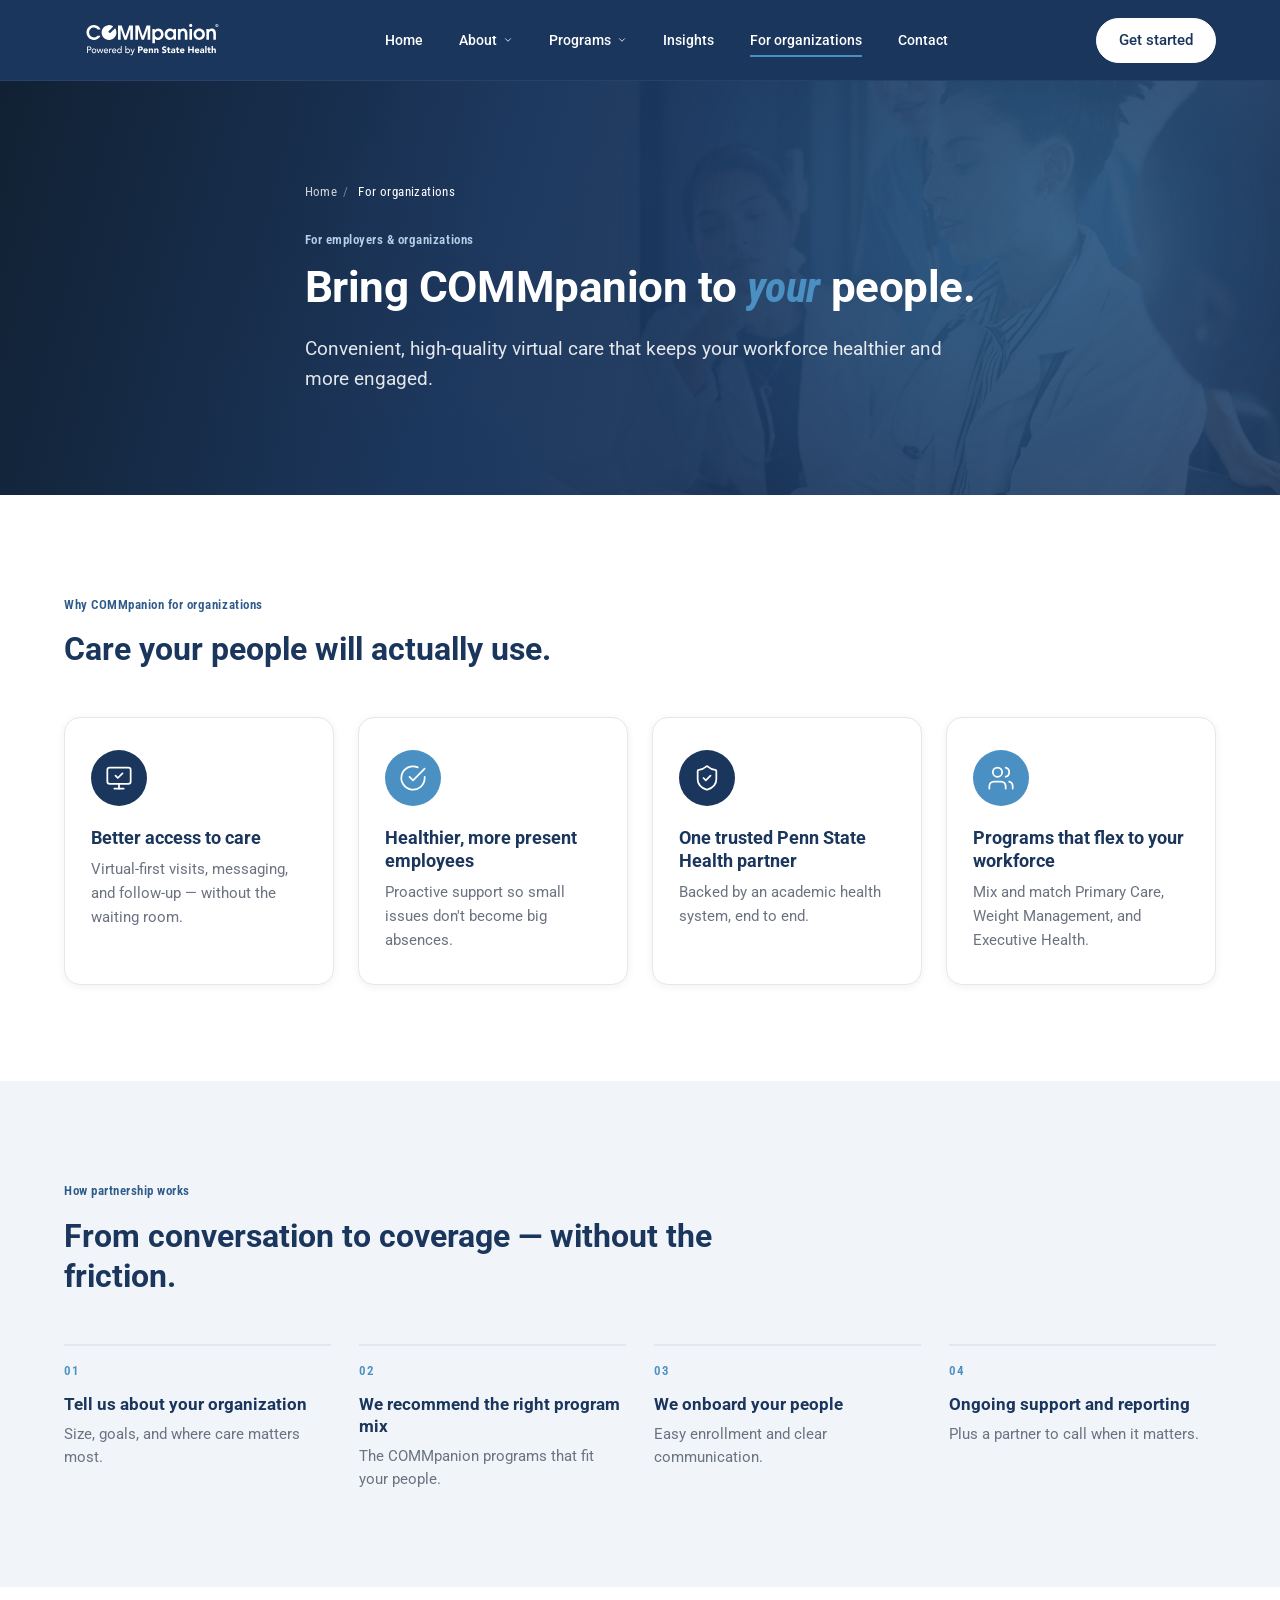
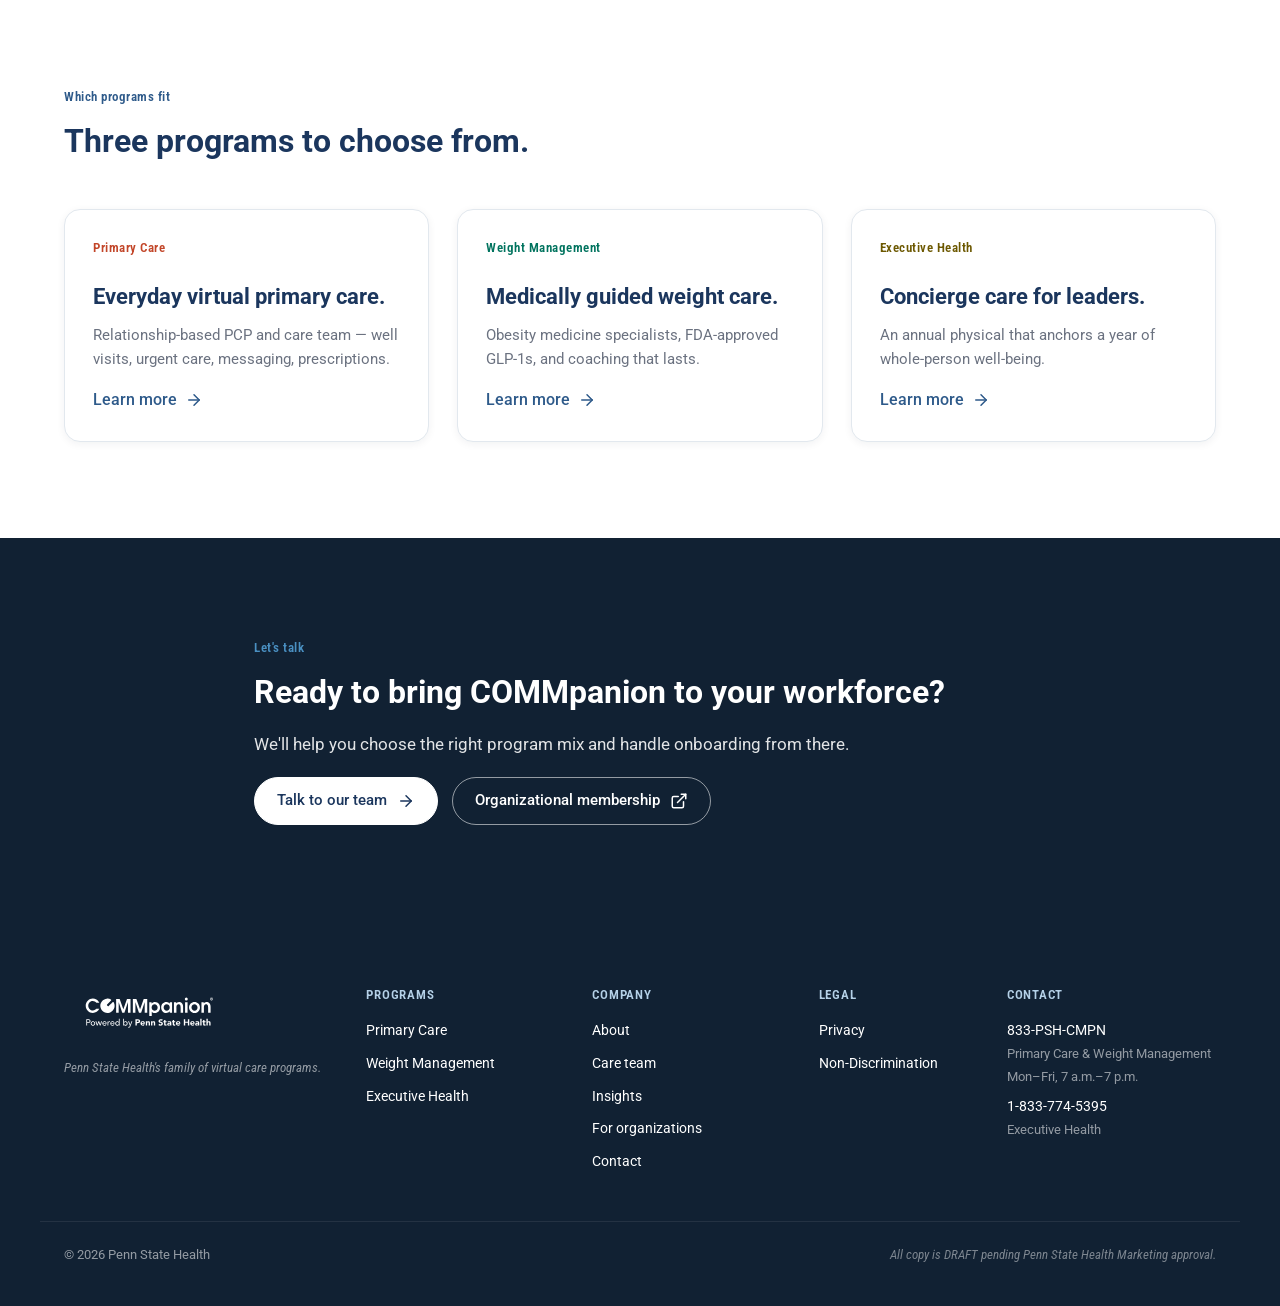
<file: organizations.html>
<!DOCTYPE html>
<html lang="en">
<head>
<meta charset="UTF-8">
<meta name="viewport" content="width=device-width, initial-scale=1.0">
<meta name="robots" content="noindex,nofollow">
<title>For organizations | COMMpanion by Penn State Health</title>
<meta name="description" content="Bring COMMpanion to your people. Convenient, high-quality virtual care from Penn State Health that keeps your workforce healthier and more engaged.">
<meta name="theme-color" content="#1B365D">

<meta property="og:type" content="website">
<meta property="og:title" content="For organizations | COMMpanion by Penn State Health">
<meta property="og:description" content="Convenient, high-quality virtual care that keeps your workforce healthier and more engaged.">
<meta property="og:image" content="image_assets/AdobeStock_633523073.jpeg">
<meta property="og:url" content="https://commpanion.health/organizations.html">
<meta name="twitter:card" content="summary_large_image">

<link rel="icon" type="image/svg+xml" href="image_assets/favicon.svg">

<link rel="preconnect" href="https://fonts.googleapis.com">
<link rel="preconnect" href="https://fonts.gstatic.com" crossorigin>
<link href="https://fonts.googleapis.com/css2?family=Roboto:ital,wght@0,400;0,500;0,700;1,400;1,500&family=Roboto+Condensed:ital,wght@0,300;0,400;0,600;0,700;1,300;1,400;1,600&display=swap" rel="stylesheet">

<link rel="stylesheet" href="css/styles.css">

<script type="application/ld+json">
{
  "@context": "https://schema.org",
  "@type": "BreadcrumbList",
  "itemListElement": [
    { "@type": "ListItem", "position": 1, "name": "Home", "item": "https://commpanion.health/" },
    { "@type": "ListItem", "position": 2, "name": "For organizations", "item": "https://commpanion.health/organizations.html" }
  ]
}
</script>
</head>

<body>

<a class="skip-link" href="#main">Skip to content</a>

<header class="site-header" id="siteHeader">
  <div class="container header-inner">
    <a href="index.html" class="logo-link" aria-label="COMMpanion, Powered by Penn State Health — home">
      <img src="image_assets/COMMpanion_Logo.svg" alt="COMMpanion, Powered by Penn State Health" class="logo logo--reverse" width="180" height="60">
    </a>
    <nav class="primary-nav" id="primaryNav" aria-label="Primary">
      <ul>
        <li><a href="index.html">Home</a></li>
        <li class="has-dropdown">
          <button class="nav-trigger" type="button">
            About
            <svg class="caret" xmlns="http://www.w3.org/2000/svg" viewBox="0 0 24 24" fill="none" stroke="currentColor" stroke-width="2" stroke-linecap="round" stroke-linejoin="round" aria-hidden="true"><polyline points="6 9 12 15 18 9"/></svg>
          </button>
          <ul class="nav-dropdown">
            <li><a href="about.html">About COMMpanion<span class="dd-sub">The idea behind COMMpanion</span></a></li>
            <li><a href="care-team.html">Care team<span class="dd-sub">Meet the people behind the care</span></a></li>
          </ul>
        </li>
        <li class="has-dropdown">
          <button class="nav-trigger" type="button">
            Programs
            <svg class="caret" xmlns="http://www.w3.org/2000/svg" viewBox="0 0 24 24" fill="none" stroke="currentColor" stroke-width="2" stroke-linecap="round" stroke-linejoin="round" aria-hidden="true"><polyline points="6 9 12 15 18 9"/></svg>
          </button>
          <ul class="nav-dropdown">
            <li><a href="primary-care.html">Primary Care<span class="dd-sub">Everyday care, virtual-first</span></a></li>
            <li><a href="weight-management.html">Weight Management<span class="dd-sub">Medically guided weight care</span></a></li>
            <li><a href="executive-health.html">Executive Health<span class="dd-sub">Concierge well-being</span></a></li>
            <li class="is-divider" aria-hidden="true"></li>
            <li><a href="programs.html">All programs</a></li>
          </ul>
        </li>
        <li><a href="insights.html">Insights</a></li>
        <li><a href="organizations.html">For organizations</a></li>
        <li><a href="contact.html">Contact</a></li>
      </ul>
    </nav>
    <a href="contact.html" class="btn btn--white btn--header">Get started</a>
    <button class="nav-toggle" id="navToggle" aria-expanded="false" aria-controls="primaryNav" aria-label="Open menu">
      <svg class="icon icon--menu" xmlns="http://www.w3.org/2000/svg" width="24" height="24" viewBox="0 0 24 24" fill="none" stroke="currentColor" stroke-width="2" stroke-linecap="round" stroke-linejoin="round" aria-hidden="true"><line x1="3" y1="6" x2="21" y2="6"/><line x1="3" y1="12" x2="21" y2="12"/><line x1="3" y1="18" x2="21" y2="18"/></svg>
      <svg class="icon icon--close" xmlns="http://www.w3.org/2000/svg" width="24" height="24" viewBox="0 0 24 24" fill="none" stroke="currentColor" stroke-width="2" stroke-linecap="round" stroke-linejoin="round" aria-hidden="true"><line x1="18" y1="6" x2="6" y2="18"/><line x1="6" y1="6" x2="18" y2="18"/></svg>
    </button>
  </div>
</header>

<main id="main">

  <!-- HERO -->
  <section class="hero hero--slim">
    <div class="hero-bg" aria-hidden="true">
      <div class="hero-bg-image" style="background-image:url('image_assets/AdobeStock_633523073.jpeg');"></div>
      <div class="hero-bg-scrim"></div>
      <div class="hero-bg-glow"></div>
    </div>
    <div class="container hero-inner">
      <nav class="breadcrumb" aria-label="Breadcrumb">
        <ol>
          <li><a href="index.html">Home</a></li>
          <li aria-current="page">For organizations</li>
        </ol>
      </nav>
      <p class="eyebrow eyebrow--light">For employers &amp; organizations</p>
      <h1 class="hero-title">Bring COMMpanion to <span class="emph">your</span> people.</h1>
      <p class="hero-sub">Convenient, high-quality virtual care that keeps your workforce healthier and more engaged.</p>
    </div>
  </section>

  <!-- WHY COMMPANION (4 value cards) -->
  <section class="section section--white">
    <div class="container">
      <header class="section-head">
        <p class="eyebrow">Why COMMpanion for organizations</p>
        <h2 class="section-title">Care your people will actually use.</h2>
      </header>
      <ul class="pillars">
        <li class="pillar reveal">
          <span class="pillar-icon" aria-hidden="true">
            <svg xmlns="http://www.w3.org/2000/svg" width="28" height="28" viewBox="0 0 24 24" fill="none" stroke="currentColor" stroke-width="1.5" stroke-linecap="round" stroke-linejoin="round"><rect x="2" y="3" width="20" height="14" rx="2"/><path d="M12 17v4"/><path d="M8 21h8"/><path d="m9 10 2 2 4-4"/></svg>
          </span>
          <h3 class="pillar-title">Better access to care</h3>
          <p>Virtual-first visits, messaging, and follow-up — without the waiting room.</p>
        </li>
        <li class="pillar reveal">
          <span class="pillar-icon pillar-icon--sky" aria-hidden="true">
            <svg xmlns="http://www.w3.org/2000/svg" width="28" height="28" viewBox="0 0 24 24" fill="none" stroke="currentColor" stroke-width="1.5" stroke-linecap="round" stroke-linejoin="round"><path d="M22 11.08V12a10 10 0 1 1-5.93-9.14"/><polyline points="22 4 12 14.01 9 11.01"/></svg>
          </span>
          <h3 class="pillar-title">Healthier, more present employees</h3>
          <p>Proactive support so small issues don't become big absences.</p>
        </li>
        <li class="pillar reveal">
          <span class="pillar-icon" aria-hidden="true">
            <svg xmlns="http://www.w3.org/2000/svg" width="28" height="28" viewBox="0 0 24 24" fill="none" stroke="currentColor" stroke-width="1.5" stroke-linecap="round" stroke-linejoin="round"><path d="M20 13c0 5-3.5 7.5-7.66 8.95a1 1 0 0 1-.67-.01C7.5 20.5 4 18 4 13V6a1 1 0 0 1 1-1c2 0 4.5-1.2 6.24-2.72a1.17 1.17 0 0 1 1.52 0C14.51 3.81 17 5 19 5a1 1 0 0 1 1 1z"/><path d="m9 12 2 2 4-4"/></svg>
          </span>
          <h3 class="pillar-title">One trusted Penn State Health partner</h3>
          <p>Backed by an academic health system, end to end.</p>
        </li>
        <li class="pillar reveal">
          <span class="pillar-icon pillar-icon--sky" aria-hidden="true">
            <svg xmlns="http://www.w3.org/2000/svg" width="28" height="28" viewBox="0 0 24 24" fill="none" stroke="currentColor" stroke-width="1.5" stroke-linecap="round" stroke-linejoin="round"><path d="M16 21v-2a4 4 0 0 0-4-4H6a4 4 0 0 0-4 4v2"/><circle cx="9" cy="7" r="4"/><path d="M22 21v-2a4 4 0 0 0-3-3.87"/><path d="M16 3.13a4 4 0 0 1 0 7.75"/></svg>
          </span>
          <h3 class="pillar-title">Programs that flex to your workforce</h3>
          <p>Mix and match Primary Care, Weight Management, and Executive Health.</p>
        </li>
      </ul>
    </div>
  </section>

  <!-- HOW PARTNERSHIP WORKS -->
  <section class="section section--cloud">
    <div class="container">
      <header class="section-head">
        <p class="eyebrow">How partnership works</p>
        <h2 class="section-title">From conversation to coverage — without the friction.</h2>
      </header>
      <ol class="steps">
        <li class="step reveal"><h3>Tell us about your organization</h3><p>Size, goals, and where care matters most.</p></li>
        <li class="step reveal"><h3>We recommend the right program mix</h3><p>The COMMpanion programs that fit your people.</p></li>
        <li class="step reveal"><h3>We onboard your people</h3><p>Easy enrollment and clear communication.</p></li>
        <li class="step reveal"><h3>Ongoing support and reporting</h3><p>Plus a partner to call when it matters.</p></li>
      </ol>
    </div>
  </section>

  <!-- WHICH PROGRAMS FIT -->
  <section class="section section--white">
    <div class="container">
      <header class="section-head">
        <p class="eyebrow">Which programs fit</p>
        <h2 class="section-title">Three programs to choose from.</h2>
      </header>
      <ul class="program-cards">
        <li class="program-card" data-program="primary">
          <div class="program-card-body">
            <p class="program-card-eyebrow">Primary Care</p>
            <h3 class="program-card-title">Everyday virtual primary care.</h3>
            <p class="program-card-text">Relationship-based PCP and care team — well visits, urgent care, messaging, prescriptions.</p>
            <a href="primary-care.html" class="program-card-link">Learn more
              <svg xmlns="http://www.w3.org/2000/svg" width="18" height="18" viewBox="0 0 24 24" fill="none" stroke="currentColor" stroke-width="2" stroke-linecap="round" stroke-linejoin="round" aria-hidden="true"><line x1="5" y1="12" x2="19" y2="12"/><polyline points="12 5 19 12 12 19"/></svg>
            </a>
          </div>
        </li>
        <li class="program-card" data-program="weight">
          <div class="program-card-body">
            <p class="program-card-eyebrow">Weight Management</p>
            <h3 class="program-card-title">Medically guided weight care.</h3>
            <p class="program-card-text">Obesity medicine specialists, FDA-approved GLP-1s, and coaching that lasts.</p>
            <a href="weight-management.html" class="program-card-link">Learn more
              <svg xmlns="http://www.w3.org/2000/svg" width="18" height="18" viewBox="0 0 24 24" fill="none" stroke="currentColor" stroke-width="2" stroke-linecap="round" stroke-linejoin="round" aria-hidden="true"><line x1="5" y1="12" x2="19" y2="12"/><polyline points="12 5 19 12 12 19"/></svg>
            </a>
          </div>
        </li>
        <li class="program-card" data-program="exec">
          <div class="program-card-body">
            <p class="program-card-eyebrow">Executive Health</p>
            <h3 class="program-card-title">Concierge care for leaders.</h3>
            <p class="program-card-text">An annual physical that anchors a year of whole-person well-being.</p>
            <a href="executive-health.html" class="program-card-link">Learn more
              <svg xmlns="http://www.w3.org/2000/svg" width="18" height="18" viewBox="0 0 24 24" fill="none" stroke="currentColor" stroke-width="2" stroke-linecap="round" stroke-linejoin="round" aria-hidden="true"><line x1="5" y1="12" x2="19" y2="12"/><polyline points="12 5 19 12 12 19"/></svg>
            </a>
          </div>
        </li>
      </ul>
    </div>
  </section>

  <!-- CTA -->
  <section class="section section--ink">
    <div class="container narrow">
      <p class="eyebrow eyebrow--sky">Let's talk</p>
      <h2 class="section-title section-title--light">Ready to bring COMMpanion to your workforce?</h2>
      <p class="lead lead--light">We'll help you choose the right program mix and handle onboarding from there.</p>
      <div style="display:flex;flex-wrap:wrap;gap:14px;margin-top:18px;">
        <a href="contact.html" class="btn btn--white">Talk to our team
          <svg xmlns="http://www.w3.org/2000/svg" width="18" height="18" viewBox="0 0 24 24" fill="none" stroke="currentColor" stroke-width="2" stroke-linecap="round" stroke-linejoin="round" aria-hidden="true"><line x1="5" y1="12" x2="19" y2="12"/><polyline points="12 5 19 12 12 19"/></svg>
        </a>
        <a href="https://www.commpanion.health/organizational-membership" target="_blank" rel="noopener" class="btn btn--ghost-light">Organizational membership
          <svg xmlns="http://www.w3.org/2000/svg" width="18" height="18" viewBox="0 0 24 24" fill="none" stroke="currentColor" stroke-width="2" stroke-linecap="round" stroke-linejoin="round" aria-hidden="true"><path d="M18 13v6a2 2 0 0 1-2 2H5a2 2 0 0 1-2-2V8a2 2 0 0 1 2-2h6"/><polyline points="15 3 21 3 21 9"/><line x1="10" y1="14" x2="21" y2="3"/></svg>
        </a>
      </div>
    </div>
  </section>

</main>

<footer class="site-footer">
  <div class="container footer-inner">
    <div class="footer-brand">
      <img src="image_assets/COMMpanion_Logo.svg" alt="COMMpanion, Powered by Penn State Health" class="logo logo--reverse" width="200" height="68">
      <p>Penn State Health's family of virtual care programs.</p>
    </div>
    <nav class="footer-nav" aria-label="Programs">
      <h2 class="footer-heading">Programs</h2>
      <ul>
        <li><a href="primary-care.html">Primary Care</a></li>
        <li><a href="weight-management.html">Weight Management</a></li>
        <li><a href="executive-health.html">Executive Health</a></li>
      </ul>
    </nav>
    <nav class="footer-nav" aria-label="Company">
      <h2 class="footer-heading">Company</h2>
      <ul>
        <li><a href="about.html">About</a></li>
        <li><a href="care-team.html">Care team</a></li>
        <li><a href="insights.html">Insights</a></li>
        <li><a href="organizations.html">For organizations</a></li>
        <li><a href="contact.html">Contact</a></li>
      </ul>
    </nav>
    <nav class="footer-nav" aria-label="Legal">
      <h2 class="footer-heading">Legal</h2>
      <ul>
        <li><a href="https://www.pennstatehealth.org/privacy-legal-notices" target="_blank" rel="noopener">Privacy</a></li>
        <li><a href="https://www.pennstatehealth.org/non-discrimination" target="_blank" rel="noopener">Non-Discrimination</a></li>
      </ul>
    </nav>
    <div class="footer-contact">
      <h2 class="footer-heading">Contact</h2>
      <p><a href="tel:18337742676">833-PSH-CMPN</a><br><span style="color:rgba(255,255,255,0.55);font-size:13px;">Primary Care &amp; Weight Management<br>Mon–Fri, 7 a.m.–7 p.m.</span></p>
      <p><a href="tel:18337745395">1-833-774-5395</a><br><span style="color:rgba(255,255,255,0.55);font-size:13px;">Executive Health</span></p>
    </div>
  </div>
  <div class="container footer-meta">
    <p>&copy; <span id="footerYear">2026</span> Penn State Health</p>
    <p class="draft-note">All copy is DRAFT pending Penn State Health Marketing approval.</p>
  </div>
</footer>

<script src="js/main.js" defer></script>
</body>
</html>
</file>
<file: css/styles.css>
/* =========================================================
   COMMpanion Hub POC — styles.css
   Shared across all 8 pages.
   Brand tokens, type scale, layout, components.
   ========================================================= */

:root {
  /* Primary trio */
  --psh-navy:        #1B365D;
  --comm-blue:       #2E5A8A;
  --comm-sky:        #4A90C2;

  /* Support */
  --light-sky:       #B5D1E8;
  --cloud:           #F1F5F9;
  --white:           #FFFFFF;
  --slate-ash:       #6B7280;
  --ink:             #112133;
  --hairline:        #E2E8EE;

  /* Service-line accents — use sparingly */
  --accent-primary:  #FF6B4A;  /* Primary Care — Vivid Coral */
  --accent-weight:   #00BFA5;  /* Weight Management — Vital Teal */
  --accent-exec:     #FFD100;  /* Executive Health — PSH Gold */

  /* Per-program darker text variants (PSH Gold fails AA on white,
     so we use deeper companions for tag/link text only) */
  --accent-primary-text: #C24528;
  --accent-weight-text:  #00735E;
  --accent-exec-text:    #6C5800;

  /* Type */
  --font-sans: 'Roboto', system-ui, -apple-system, Segoe UI, Helvetica, Arial, sans-serif;
  --font-cond: 'Roboto Condensed', 'Roboto', system-ui, sans-serif;

  /* Layout */
  --container-max: 1200px;
  --container-narrow: 820px;
  --header-h: 80px;

  --radius-sm: 6px;
  --radius-md: 10px;
  --radius-lg: 16px;
  --radius-pill: 999px;

  --shadow-1: 0 2px 8px rgba(17, 33, 51, 0.06);
  --shadow-2: 0 12px 32px rgba(17, 33, 51, 0.10);
  --shadow-3: 0 24px 64px rgba(17, 33, 51, 0.18);

  --ease: cubic-bezier(0.2, 0.7, 0.2, 1);
}

/* Per-page accent theme (set on <body data-theme="primary|weight|exec">) */
body[data-theme="primary"] { --accent: var(--accent-primary); --accent-text: var(--accent-primary-text); }
body[data-theme="weight"]  { --accent: var(--accent-weight);  --accent-text: var(--accent-weight-text); }
body[data-theme="exec"]    { --accent: var(--accent-exec);    --accent-text: var(--accent-exec-text); }
body                       { --accent: var(--comm-sky);       --accent-text: var(--comm-blue); }

/* ------- Reset & base ------- */

*, *::before, *::after { box-sizing: border-box; }

html { scroll-behavior: smooth; scroll-padding-top: 96px; }

body {
  margin: 0;
  font-family: var(--font-sans);
  font-weight: 400;
  font-size: 16px;
  line-height: 1.625;
  color: var(--psh-navy);
  background: var(--white);
  -webkit-font-smoothing: antialiased;
  -moz-osx-font-smoothing: grayscale;
}

img, svg { display: block; max-width: 100%; height: auto; }

a { color: var(--comm-blue); text-decoration: none; }
a:hover { text-decoration: underline; }

button { font: inherit; cursor: pointer; }

:focus-visible {
  outline: 3px solid var(--comm-sky);
  outline-offset: 2px;
  border-radius: 4px;
}

.skip-link {
  position: absolute;
  top: -40px;
  left: 8px;
  background: var(--psh-navy);
  color: var(--white);
  padding: 8px 14px;
  border-radius: var(--radius-sm);
  z-index: 1000;
  transition: top 160ms var(--ease);
}
.skip-link:focus { top: 8px; }

/* ------- Type ------- */

h1, h2, h3, h4 { font-family: var(--font-sans); font-weight: 700; color: var(--psh-navy); margin: 0; }
p { margin: 0 0 1em; }

.eyebrow {
  font-family: var(--font-cond);
  font-weight: 600;
  font-size: 13px;
  letter-spacing: 0.04em;
  color: var(--comm-blue);
  margin: 0 0 14px;
  display: inline-block;
}
.eyebrow--light  { color: var(--light-sky); }
.eyebrow--sky    { color: var(--comm-sky); }
.eyebrow--accent { color: var(--accent-text); }

.eyebrow--rule {
  position: relative;
  padding-left: 38px;
}
.eyebrow--rule::before {
  content: '';
  position: absolute;
  left: 0; top: 50%;
  width: 28px; height: 2px;
  background: var(--accent);
  transform: translateY(-50%);
}

.section-title {
  font-size: clamp(26px, 3.4vw, 32px);
  line-height: 1.25;
  margin: 0 0 18px;
}
.section-title--light { color: var(--white); }

.emph {
  font-family: var(--font-cond);
  font-style: italic;
  font-weight: 700;
  color: var(--comm-sky);
}
/* Program-detail heroes: emphasis word tints to the page's service-line accent
   (gold/teal/coral all hit AA contrast against the navy hero) */
body[data-theme="primary"] .hero .emph { color: var(--accent-primary); }
body[data-theme="weight"]  .hero .emph { color: var(--accent-weight); }
body[data-theme="exec"]    .hero .emph { color: var(--accent-exec); }

.lead {
  font-size: 17px;
  line-height: 1.7;
  color: var(--psh-navy);
  margin: 0 0 14px;
  max-width: 65ch;
}
.lead--light { color: rgba(255,255,255,0.88); }

/* ------- Layout ------- */

.container {
  max-width: var(--container-max);
  margin: 0 auto;
  padding: 0 24px;
}
.container.narrow { max-width: var(--container-narrow); }

.section {
  padding: clamp(56px, 8vw, 96px) 0;
  position: relative;
}
.section--white  { background: var(--white); }
.section--cloud  { background: var(--cloud); }
.section--ink    { background: var(--ink); color: var(--white); }
.section--ink .section-title { color: var(--white); }
.section--ink .eyebrow { color: var(--comm-sky); }

.section-head { margin-bottom: 48px; max-width: 720px; }
.section-head--center { margin-left: auto; margin-right: auto; text-align: center; }

/* ------- Header ------- */

.site-header {
  position: sticky;
  top: 0;
  z-index: 50;
  background: var(--psh-navy);
  border-bottom: 1px solid rgba(255,255,255,0.06);
  transition: box-shadow 220ms var(--ease);
}
.site-header.is-scrolled {
  box-shadow: 0 4px 20px rgba(0,0,0,0.25);
}
.header-inner {
  display: flex;
  align-items: center;
  justify-content: space-between;
  gap: 24px;
  height: var(--header-h);
  transition: height 220ms var(--ease);
  position: relative;
}
.site-header.is-scrolled .header-inner { height: 60px; }

.logo-link { display: inline-flex; align-items: center; }
.logo {
  height: 58px;
  width: auto;
  transition: height 220ms var(--ease);
}
.site-header.is-scrolled .logo { height: 50px; }

/* Reverse logo (knockout to white) for dark backgrounds */
.logo--reverse { filter: brightness(0) invert(1); }

/* ------- Primary nav with dropdown ------- */

.primary-nav { flex: 1; display: flex; justify-content: center; }
.primary-nav > ul {
  display: flex;
  gap: 8px;
  list-style: none;
  margin: 0;
  padding: 0;
  align-items: center;
}
.primary-nav a,
.primary-nav .nav-trigger {
  color: var(--white);
  font-size: 14px;
  font-weight: 500;
  padding: 22px 14px;
  position: relative;
  text-decoration: none;
  display: inline-flex;
  align-items: center;
  gap: 6px;
  background: transparent;
  border: 0;
  cursor: pointer;
  font-family: var(--font-sans);
}
.primary-nav a:hover,
.primary-nav .nav-trigger:hover { text-decoration: none; color: var(--light-sky); }

.primary-nav .has-dropdown { position: relative; }

.primary-nav .nav-trigger .caret {
  width: 10px; height: 10px;
  transition: transform 220ms var(--ease);
}
.primary-nav .has-dropdown.is-open .nav-trigger .caret { transform: rotate(180deg); }

.nav-dropdown {
  position: absolute;
  top: 100%;
  left: 50%;
  transform: translateX(-50%) translateY(8px);
  min-width: 240px;
  background: var(--white);
  border-radius: var(--radius-md);
  box-shadow: var(--shadow-3);
  padding: 10px;
  list-style: none;
  margin: 0;
  display: flex;
  flex-direction: column;
  gap: 2px;
  opacity: 0;
  visibility: hidden;
  pointer-events: none;
  transition: opacity 200ms var(--ease), transform 200ms var(--ease), visibility 200ms;
}
.primary-nav .has-dropdown:hover .nav-dropdown,
.primary-nav .has-dropdown:focus-within .nav-dropdown,
.primary-nav .has-dropdown.is-open .nav-dropdown {
  opacity: 1;
  visibility: visible;
  pointer-events: auto;
  transform: translateX(-50%) translateY(0);
}
.nav-dropdown li { display: block; }
.nav-dropdown a {
  display: block;
  padding: 12px 16px;
  color: var(--psh-navy);
  font-size: 14.5px;
  font-weight: 500;
  border-radius: var(--radius-sm);
  background: transparent;
}
.nav-dropdown a:hover {
  background: var(--cloud);
  color: var(--psh-navy);
}
.nav-dropdown a.is-current {
  background: rgba(74, 144, 194, 0.18);
  color: var(--psh-navy);
}
.nav-dropdown a .dd-sub {
  display: block;
  font-family: var(--font-cond);
  font-weight: 400;
  font-size: 12px;
  color: var(--slate-ash);
  margin-top: 2px;
}
.nav-dropdown li.is-divider {
  height: 1px;
  background: var(--hairline);
  margin: 6px 8px;
}

/* Active-page indicator (set by JS via .is-current on <a>).
   Scoped to top-level nav items only — dropdown items get their own
   .nav-dropdown a.is-current treatment so they stay readable on the
   light dropdown panel. */
.primary-nav > ul > li > a.is-current,
.primary-nav > ul > li > .nav-trigger.is-current {
  color: var(--white);
}
.primary-nav > ul > li > a.is-current::after,
.primary-nav > ul > li > .nav-trigger.is-current::after {
  content: '';
  position: absolute;
  left: 14px; right: 14px; bottom: 16px;
  height: 2px;
  background: var(--comm-sky);
}

.btn--header { padding: 10px 18px; font-size: 14px; flex-shrink: 0; }

.nav-toggle {
  display: none;
  background: transparent;
  border: 1px solid rgba(255,255,255,0.2);
  color: var(--white);
  padding: 8px;
  border-radius: var(--radius-sm);
}
.nav-toggle .icon--close { display: none; }
.nav-toggle[aria-expanded="true"] .icon--menu { display: none; }
.nav-toggle[aria-expanded="true"] .icon--close { display: block; }

/* ------- Buttons ------- */

.btn {
  display: inline-flex;
  align-items: center;
  gap: 10px;
  font-family: var(--font-sans);
  font-weight: 500;
  font-size: 15px;
  line-height: 1;
  padding: 14px 22px;
  border-radius: var(--radius-pill);
  border: 1.5px solid transparent;
  cursor: pointer;
  text-decoration: none;
  transition: transform 160ms var(--ease), background 200ms var(--ease), color 200ms var(--ease), border-color 200ms var(--ease), box-shadow 200ms var(--ease);
  white-space: nowrap;
}
.btn:hover { text-decoration: none; transform: translateY(-1px); }
.btn:active { transform: translateY(0); }
.btn svg { transition: transform 200ms var(--ease); flex-shrink: 0; }
.btn:hover svg { transform: translateX(2px); }

.btn--primary {
  background: var(--comm-blue);
  color: var(--white);
  border-color: var(--comm-blue);
}
.btn--primary:hover { background: var(--psh-navy); border-color: var(--psh-navy); box-shadow: var(--shadow-2); color: var(--white); }

.btn--white {
  background: var(--white);
  color: var(--psh-navy);
  border-color: var(--white);
}
.btn--white:hover { background: var(--cloud); border-color: var(--cloud); color: var(--psh-navy); box-shadow: var(--shadow-2); }

.btn--ghost-light {
  background: transparent;
  color: var(--white);
  border-color: rgba(255,255,255,0.55);
}
.btn--ghost-light:hover { background: rgba(255,255,255,0.08); border-color: var(--white); color: var(--white); }

.btn--outline {
  background: var(--white);
  color: var(--comm-blue);
  border-color: var(--hairline);
}
.btn--outline:hover { border-color: var(--comm-sky); color: var(--psh-navy); }

/* Accent-rule button — themed by page (only on program detail pages) */
.btn--accent-rule { box-shadow: inset 0 -3px 0 var(--accent); }
.btn--accent-rule:hover { box-shadow: inset 0 -3px 0 transparent, var(--shadow-2); }

/* ------- Hero ------- */

.hero {
  position: relative;
  overflow: hidden;
  background: var(--psh-navy);
  color: var(--white);
  isolation: isolate;
  display: flex;
  align-items: center;
  padding: clamp(80px, 11vw, 140px) 0 clamp(72px, 10vw, 120px);
}
.hero--full { min-height: 640px; padding: clamp(96px, 14vw, 160px) 0 clamp(80px, 12vw, 140px); }
.hero--slim { min-height: auto; padding: clamp(64px, 8vw, 100px) 0 clamp(48px, 6vw, 72px); }
.hero--detail { min-height: 460px; }

.hero-bg { position: absolute; inset: 0; z-index: -1; }
.hero-bg-image {
  position: absolute; inset: 0;
  background-size: cover;
  background-position: center right;
  opacity: 0.30;
  filter: saturate(0.85);
}
.hero-bg-scrim {
  position: absolute; inset: 0;
  background:
    linear-gradient(105deg, var(--ink) 0%, rgba(27,54,93,0.96) 38%, rgba(27,54,93,0.78) 60%, rgba(27,54,93,0.55) 100%);
}
.hero-bg-glow {
  position: absolute;
  width: 900px; height: 900px;
  right: -200px; top: -300px;
  background: radial-gradient(circle, rgba(74,144,194,0.40) 0%, rgba(74,144,194,0) 60%);
  filter: blur(30px);
  pointer-events: none;
}
.hero-bg-lines { position: absolute; inset: 0; width: 100%; height: 100%; }

/* Program detail hero accent — restrained rule + glow tint */
.hero--detail .hero-bg-glow {
  background: radial-gradient(circle, rgba(74,144,194,0.40) 0%, rgba(74,144,194,0) 60%);
}
body[data-theme="primary"] .hero--detail .hero-bg-glow {
  background: radial-gradient(circle, rgba(255,107,74,0.28) 0%, rgba(255,107,74,0) 60%);
}
body[data-theme="weight"]  .hero--detail .hero-bg-glow {
  background: radial-gradient(circle, rgba(0,191,165,0.28) 0%, rgba(0,191,165,0) 60%);
}
body[data-theme="exec"]    .hero--detail .hero-bg-glow {
  background: radial-gradient(circle, rgba(255,209,0,0.22) 0%, rgba(255,209,0,0) 60%);
}

.hero-inner { position: relative; max-width: 760px; }
.hero-title {
  font-size: clamp(34px, 5.4vw, 56px);
  line-height: 1.08;
  letter-spacing: -0.01em;
  color: var(--white);
  margin: 0 0 22px;
}
.hero--slim .hero-title { font-size: clamp(30px, 4.5vw, 44px); }
.hero-sub {
  font-size: clamp(17px, 1.5vw, 19px);
  line-height: 1.6;
  color: rgba(255,255,255,0.88);
  max-width: 640px;
  margin: 0 0 28px;
}
.hero-sub--cond {
  font-family: var(--font-cond);
  font-style: italic;
  font-weight: 400;
  color: var(--light-sky);
  font-size: clamp(15px, 1.4vw, 17px);
  margin-top: -16px;
  margin-bottom: 28px;
}

.hero-cta {
  display: flex;
  flex-wrap: wrap;
  gap: 14px;
  margin-bottom: 18px;
}

.hero-call {
  color: rgba(255,255,255,0.7);
  font-size: 14px;
  margin: 0 0 24px;
}
.hero-call a {
  color: var(--white);
  font-weight: 500;
  border-bottom: 1px solid rgba(255,255,255,0.4);
}
.hero-call a:hover { border-bottom-color: var(--white); text-decoration: none; }

.trust-chip {
  display: inline-flex;
  align-items: center;
  gap: 10px;
  padding: 10px 16px;
  background: rgba(255,255,255,0.07);
  border: 1px solid rgba(255,255,255,0.12);
  border-radius: var(--radius-pill);
  font-family: var(--font-cond);
  font-weight: 400;
  font-style: italic;
  font-size: 13px;
  color: rgba(255,255,255,0.88);
  margin: 0;
}
.trust-chip svg { color: var(--comm-sky); flex-shrink: 0; }

/* ------- Breadcrumb ------- */

.breadcrumb {
  font-family: var(--font-cond);
  font-weight: 400;
  font-size: 13px;
  letter-spacing: 0.03em;
  color: rgba(255,255,255,0.7);
  margin: 0 0 24px;
}
.breadcrumb ol {
  list-style: none;
  display: flex;
  flex-wrap: wrap;
  gap: 6px;
  padding: 0;
  margin: 0;
}
.breadcrumb li { display: inline-flex; align-items: center; gap: 6px; }
.breadcrumb li + li::before {
  content: '/';
  color: rgba(255,255,255,0.4);
  margin-right: 4px;
}
.breadcrumb a {
  color: rgba(255,255,255,0.78);
  text-decoration: none;
}
.breadcrumb a:hover { color: var(--white); text-decoration: underline; }
.breadcrumb [aria-current="page"] { color: var(--white); }

/* ------- Program preview cards (home) ------- */

.program-cards {
  display: grid;
  grid-template-columns: repeat(3, 1fr);
  gap: 28px;
  list-style: none;
  margin: 0;
  padding: 0;
}
.program-card {
  background: var(--white);
  border: 1px solid var(--hairline);
  border-radius: var(--radius-lg);
  overflow: hidden;
  display: flex;
  flex-direction: column;
  box-shadow: var(--shadow-1);
  transition: transform 220ms var(--ease), box-shadow 220ms var(--ease);
  position: relative;
}
.program-card:hover { transform: translateY(-4px); box-shadow: var(--shadow-2); }

.program-card-media {
  aspect-ratio: 16/10;
  overflow: hidden;
  background: var(--cloud);
  position: relative;
}
.program-card-media img {
  width: 100%; height: 100%; object-fit: cover;
  transition: transform 600ms var(--ease);
}
.program-card:hover .program-card-media img { transform: scale(1.04); }
.program-card-media::before {
  content: '';
  position: absolute;
  left: 0; right: 0; top: 0;
  height: 4px;
  z-index: 1;
}
.program-card[data-program="primary"] .program-card-media::before { background: var(--accent-primary); }
.program-card[data-program="weight"]  .program-card-media::before { background: var(--accent-weight); }
.program-card[data-program="exec"]    .program-card-media::before { background: var(--accent-exec); }

.program-card-body {
  padding: 28px;
  display: flex;
  flex-direction: column;
  gap: 12px;
  flex: 1;
}
.program-card-eyebrow {
  font-family: var(--font-cond);
  font-weight: 600;
  font-size: 12.5px;
  letter-spacing: 0.04em;
  text-transform: none;
}
.program-card[data-program="primary"] .program-card-eyebrow { color: var(--accent-primary-text); }
.program-card[data-program="weight"]  .program-card-eyebrow { color: var(--accent-weight-text); }
.program-card[data-program="exec"]    .program-card-eyebrow { color: var(--accent-exec-text); }

.program-card-title {
  font-size: 22px;
  line-height: 1.25;
  margin: 0;
}
.program-card-one {
  font-family: var(--font-cond);
  font-style: italic;
  font-weight: 400;
  color: var(--comm-sky);
  font-size: 16px;
  margin: 0;
}
.program-card-text {
  color: var(--slate-ash);
  font-size: 15px;
  line-height: 1.6;
  margin: 0;
}
.program-card-link {
  margin-top: auto;
  font-weight: 500;
  display: inline-flex;
  align-items: center;
  gap: 8px;
  color: var(--comm-blue);
  padding-top: 4px;
}
.program-card-link:hover { color: var(--psh-navy); text-decoration: none; }
.program-card-link svg { transition: transform 200ms var(--ease); }
.program-card-link:hover svg { transform: translateX(3px); }

/* ------- Pillars (difference) ------- */

.pillars {
  list-style: none;
  margin: 0; padding: 0;
  display: grid;
  grid-template-columns: repeat(4, 1fr);
  gap: 24px;
}
.pillar {
  background: var(--white);
  border: 1px solid var(--hairline);
  border-radius: var(--radius-lg);
  padding: 32px 26px;
  box-shadow: var(--shadow-1);
  transition: transform 220ms var(--ease), box-shadow 220ms var(--ease);
}
.pillar:hover { transform: translateY(-3px); box-shadow: var(--shadow-2); }

.pillar-icon {
  display: inline-flex;
  align-items: center;
  justify-content: center;
  width: 56px;
  height: 56px;
  border-radius: 50%;
  background: var(--psh-navy);
  color: var(--white);
  margin-bottom: 20px;
}
.pillar-icon--sky { background: var(--comm-sky); }

.pillar-title {
  font-size: 18px;
  line-height: 1.3;
  margin: 0 0 8px;
}
.pillar p {
  color: var(--slate-ash);
  font-size: 15px;
  line-height: 1.6;
  margin: 0;
}

/* ------- Step sequence (numbered) ------- */

.steps {
  list-style: none;
  margin: 0;
  padding: 0;
  display: grid;
  grid-template-columns: repeat(4, 1fr);
  gap: 28px;
  counter-reset: step;
}
.step {
  position: relative;
  padding-top: 14px;
  border-top: 2px solid var(--hairline);
}
.step::before {
  counter-increment: step;
  content: counter(step, decimal-leading-zero);
  display: block;
  font-family: var(--font-cond);
  font-weight: 600;
  font-size: 13px;
  letter-spacing: 0.06em;
  color: var(--accent);
  margin-bottom: 12px;
}
.step h3 {
  font-size: 17px;
  line-height: 1.3;
  margin: 0 0 8px;
}
.step p {
  color: var(--slate-ash);
  font-size: 14.5px;
  line-height: 1.6;
  margin: 0;
}

/* ------- Programs.html stacked sections ------- */

.program-row {
  display: grid;
  grid-template-columns: 1fr 1fr;
  gap: 56px;
  align-items: center;
  padding: 64px 0;
  border-top: 1px solid var(--hairline);
}
.program-row:first-of-type { border-top: 0; }
.program-row.reverse .program-row-body { order: 2; }
.program-row.reverse .program-row-media { order: 1; }

.program-row-media {
  border-radius: var(--radius-lg);
  overflow: hidden;
  aspect-ratio: 4/3;
  background: var(--cloud);
  position: relative;
}
.program-row-media img {
  width: 100%; height: 100%; object-fit: cover; display: block;
}
.program-row-media::after {
  content: '';
  position: absolute;
  left: 0; top: 0; bottom: 0;
  width: 4px;
}
.program-row[data-program="primary"] .program-row-media::after { background: var(--accent-primary); }
.program-row[data-program="weight"]  .program-row-media::after { background: var(--accent-weight); }
.program-row[data-program="exec"]    .program-row-media::after { background: var(--accent-exec); }

.program-row-body h2 {
  font-size: clamp(24px, 2.8vw, 30px);
  line-height: 1.2;
  margin: 8px 0 8px;
}
.program-row-tag {
  display: inline-block;
  font-family: var(--font-cond);
  font-weight: 600;
  font-size: 12.5px;
  letter-spacing: 0.04em;
  padding: 6px 12px;
  border-radius: var(--radius-pill);
  margin-bottom: 16px;
}
.program-row[data-program="primary"] .program-row-tag { background: rgba(255,107,74,0.10);  color: var(--accent-primary-text); }
.program-row[data-program="weight"]  .program-row-tag { background: rgba(0,191,165,0.10);   color: var(--accent-weight-text); }
.program-row[data-program="exec"]    .program-row-tag { background: rgba(255,209,0,0.16);   color: var(--accent-exec-text); }

.program-row-one {
  font-family: var(--font-cond);
  font-style: italic;
  font-weight: 400;
  color: var(--comm-sky);
  font-size: 17px;
  margin: 0 0 14px;
}
.program-row-overview {
  font-size: 16px;
  line-height: 1.7;
  color: var(--psh-navy);
  margin: 0 0 24px;
}
.program-row-cta { display: flex; flex-wrap: wrap; gap: 12px; }

/* ------- Comparison table ------- */

.compare-wrap {
  margin-top: 56px;
  border: 1px solid var(--hairline);
  border-radius: var(--radius-lg);
  overflow: hidden;
  background: var(--white);
}
.compare {
  width: 100%;
  border-collapse: collapse;
  font-size: 15px;
}
.compare caption {
  caption-side: top;
  text-align: left;
  padding: 20px 24px 6px;
  font-family: var(--font-cond);
  font-weight: 600;
  font-size: 13px;
  letter-spacing: 0.04em;
  color: var(--comm-blue);
}
.compare th, .compare td {
  padding: 16px 20px;
  text-align: left;
  vertical-align: top;
  border-bottom: 1px solid var(--hairline);
}
.compare thead th {
  background: var(--cloud);
  font-weight: 700;
  color: var(--psh-navy);
  font-size: 15px;
  position: relative;
}
.compare thead th[data-program]::before {
  content: '';
  display: block;
  width: 32px;
  height: 3px;
  margin-bottom: 8px;
  border-radius: 2px;
}
.compare thead th[data-program="primary"]::before { background: var(--accent-primary); }
.compare thead th[data-program="weight"]::before  { background: var(--accent-weight); }
.compare thead th[data-program="exec"]::before    { background: var(--accent-exec); }

.compare tbody th {
  font-family: var(--font-cond);
  font-weight: 600;
  font-size: 13px;
  letter-spacing: 0.04em;
  color: var(--slate-ash);
  width: 180px;
  background: var(--white);
}
.compare tbody tr:last-child th,
.compare tbody tr:last-child td { border-bottom: 0; }

/* ------- What's included grid (program detail) ------- */

.features {
  list-style: none;
  margin: 0; padding: 0;
  display: grid;
  grid-template-columns: repeat(3, 1fr);
  gap: 20px;
}
.feature {
  background: var(--white);
  border: 1px solid var(--hairline);
  border-radius: var(--radius-lg);
  padding: 24px;
  display: flex;
  gap: 16px;
  align-items: flex-start;
  transition: border-color 200ms var(--ease), box-shadow 200ms var(--ease);
}
.feature:hover { border-color: var(--accent); box-shadow: var(--shadow-1); }
.feature-icon {
  display: inline-flex;
  align-items: center;
  justify-content: center;
  width: 44px; height: 44px;
  border-radius: 50%;
  background: var(--psh-navy);
  color: var(--white);
  flex-shrink: 0;
}
.feature:nth-child(even) .feature-icon { background: var(--comm-sky); }
.feature-body h3 {
  font-size: 16px;
  line-height: 1.3;
  margin: 0 0 4px;
}
.feature-body p {
  color: var(--slate-ash);
  font-size: 14px;
  line-height: 1.55;
  margin: 0;
}

/* ------- Trust band (PSH) ------- */

.trust-grid {
  display: grid;
  grid-template-columns: 1.05fr 1fr;
  gap: 56px;
  align-items: center;
}
.trust-media {
  border-radius: var(--radius-lg);
  overflow: hidden;
  box-shadow: var(--shadow-2);
  aspect-ratio: 4/3;
}
.trust-media img { width: 100%; height: 100%; object-fit: cover; display: block; }

/* ------- Contact cards & FAQ ------- */

.contact-cards {
  display: grid;
  grid-template-columns: repeat(3, 1fr);
  gap: 20px;
  margin: 32px 0 48px;
}
.contact-card {
  background: var(--white);
  border: 1px solid var(--hairline);
  border-radius: var(--radius-lg);
  padding: 24px 26px;
  box-shadow: var(--shadow-1);
  display: flex;
  flex-direction: column;
  gap: 6px;
}
.contact-card-label {
  font-family: var(--font-cond);
  font-weight: 600;
  font-size: 13px;
  letter-spacing: 0.04em;
  color: var(--comm-blue);
  margin: 0;
}
.contact-card[data-program="primary"] .contact-card-label { color: var(--accent-primary-text); }
.contact-card[data-program="weight"]  .contact-card-label { color: var(--accent-weight-text); }
.contact-card[data-program="exec"]    .contact-card-label { color: var(--accent-exec-text); }

.contact-card-phone {
  font-family: var(--font-sans);
  font-weight: 700;
  font-size: 22px;
  color: var(--psh-navy);
  margin: 6px 0 4px;
  text-decoration: none;
  letter-spacing: -0.005em;
  display: block;
}
.contact-card-phone:hover { color: var(--comm-blue); text-decoration: none; }
.contact-card-hours {
  color: var(--slate-ash);
  font-size: 14px;
  margin: 0 0 10px;
}
.contact-card-link {
  font-size: 14px;
  font-weight: 500;
  display: inline-flex;
  align-items: center;
  gap: 6px;
  margin-top: auto;
}

/* FAQ accordion */

.faq {
  border-top: 1px solid var(--hairline);
  margin-top: 16px;
}
.faq-item {
  border-bottom: 1px solid var(--hairline);
}
.faq-question {
  width: 100%;
  display: flex;
  justify-content: space-between;
  align-items: center;
  gap: 16px;
  background: transparent;
  border: 0;
  text-align: left;
  padding: 22px 4px;
  font-family: var(--font-sans);
  font-weight: 500;
  font-size: 17px;
  color: var(--psh-navy);
  cursor: pointer;
}
.faq-question:hover { color: var(--comm-blue); }
.faq-question .faq-icon {
  width: 24px; height: 24px;
  color: var(--comm-blue);
  transition: transform 220ms var(--ease);
  flex-shrink: 0;
}
.faq-question[aria-expanded="true"] .faq-icon { transform: rotate(45deg); }

.faq-answer {
  display: grid;
  grid-template-rows: 0fr;
  transition: grid-template-rows 280ms var(--ease);
}
.faq-answer > div {
  overflow: hidden;
}
.faq-answer > div > p {
  padding: 0 4px 22px;
  color: var(--slate-ash);
  font-size: 15.5px;
  line-height: 1.65;
  margin: 0;
}
.faq-question[aria-expanded="true"] + .faq-answer {
  grid-template-rows: 1fr;
}

/* ------- Footer ------- */

.site-footer {
  background: var(--ink);
  color: rgba(255,255,255,0.78);
  padding: 64px 0 28px;
  font-size: 14px;
}
.footer-inner {
  display: grid;
  grid-template-columns: 1.4fr 1fr 1fr 0.8fr 1.1fr;
  gap: 36px;
  align-items: start;
}
.footer-brand .logo { height: 56px; }
.footer-brand p {
  color: rgba(255,255,255,0.55);
  font-family: var(--font-cond);
  font-style: italic;
  font-size: 13px;
  margin: 16px 0 0;
  max-width: 280px;
}

.footer-heading {
  font-family: var(--font-cond);
  font-weight: 600;
  font-size: 12.5px;
  letter-spacing: 0.06em;
  text-transform: uppercase;
  color: var(--light-sky);
  margin: 0 0 14px;
}
.footer-nav ul {
  list-style: none;
  margin: 0; padding: 0;
  display: flex;
  flex-direction: column;
  gap: 10px;
}
.footer-nav a, .footer-contact a {
  color: var(--white);
  text-decoration: none;
}
.footer-nav a:hover, .footer-contact a:hover { color: var(--comm-sky); }
.footer-contact p { margin: 0 0 8px; }

.footer-meta {
  border-top: 1px solid rgba(255,255,255,0.08);
  margin-top: 48px;
  padding-top: 22px;
  font-size: 13px;
  color: rgba(255,255,255,0.55);
  display: flex;
  justify-content: space-between;
  gap: 16px;
  flex-wrap: wrap;
}
.footer-meta .draft-note {
  color: rgba(255,255,255,0.45);
  font-family: var(--font-cond);
  font-style: italic;
}

/* ------- Scroll reveal ------- */

.reveal {
  opacity: 0;
  transform: translateY(16px);
  transition: opacity 600ms var(--ease), transform 600ms var(--ease);
}
.reveal.is-in {
  opacity: 1;
  transform: translateY(0);
}
.pillar.reveal:nth-child(1) { transition-delay: 0ms; }
.pillar.reveal:nth-child(2) { transition-delay: 80ms; }
.pillar.reveal:nth-child(3) { transition-delay: 160ms; }
.pillar.reveal:nth-child(4) { transition-delay: 240ms; }

/* =========================================================
   Insights landing + article template + share bar
   ========================================================= */

/* Filter chips */
.filter-chips {
  display: flex;
  flex-wrap: wrap;
  gap: 8px;
  margin: 0 0 40px;
  padding: 0;
  list-style: none;
}
.filter-chip {
  font-family: var(--font-sans);
  font-weight: 500;
  font-size: 14px;
  padding: 9px 16px;
  border-radius: var(--radius-pill);
  border: 1.5px solid var(--hairline);
  background: var(--white);
  color: var(--psh-navy);
  cursor: pointer;
  transition: background 200ms var(--ease), color 200ms var(--ease), border-color 200ms var(--ease);
}
.filter-chip:hover { border-color: var(--comm-sky); color: var(--comm-blue); }
.filter-chip.is-active {
  background: var(--comm-blue);
  color: var(--white);
  border-color: var(--comm-blue);
}

/* Insights card grid */
.insights-grid {
  display: grid;
  grid-template-columns: repeat(3, 1fr);
  gap: 28px;
  list-style: none;
  margin: 0;
  padding: 0;
}
.insight-card {
  background: var(--white);
  border: 1px solid var(--hairline);
  border-radius: var(--radius-lg);
  overflow: hidden;
  display: flex;
  flex-direction: column;
  box-shadow: var(--shadow-1);
  transition: transform 220ms var(--ease), box-shadow 220ms var(--ease);
}
.insight-card:hover { transform: translateY(-4px); box-shadow: var(--shadow-2); }
.insight-card[hidden] { display: none; }

.insight-card-media {
  aspect-ratio: 16/10;
  overflow: hidden;
  background: var(--cloud);
  position: relative;
}
.insight-card-media img {
  width: 100%; height: 100%; object-fit: cover;
  transition: transform 600ms var(--ease);
}
.insight-card:hover .insight-card-media img { transform: scale(1.04); }
.insight-card-media::before {
  content: '';
  position: absolute;
  left: 0; right: 0; top: 0;
  height: 4px;
  z-index: 1;
  background: var(--comm-blue);
}
.insight-card[data-category-tag="primary"] .insight-card-media::before { background: var(--accent-primary); }
.insight-card[data-category-tag="weight"]  .insight-card-media::before { background: var(--accent-weight); }
.insight-card[data-category-tag="exec"]    .insight-card-media::before { background: var(--accent-exec); }

.insight-card-body {
  padding: 24px;
  display: flex;
  flex-direction: column;
  gap: 12px;
  flex: 1;
}
.insight-card-tag {
  display: inline-block;
  font-family: var(--font-cond);
  font-weight: 600;
  font-size: 12px;
  letter-spacing: 0.04em;
  padding: 5px 12px;
  border-radius: var(--radius-pill);
  background: rgba(74,144,194,0.10);
  color: var(--comm-blue);
  align-self: flex-start;
}
.insight-card[data-category-tag="primary"] .insight-card-tag { background: rgba(255,107,74,0.10); color: var(--accent-primary-text); }
.insight-card[data-category-tag="weight"]  .insight-card-tag { background: rgba(0,191,165,0.10);  color: var(--accent-weight-text); }
.insight-card[data-category-tag="exec"]    .insight-card-tag { background: rgba(255,209,0,0.16);  color: var(--accent-exec-text); }

.insight-card-title {
  font-size: 20px;
  line-height: 1.3;
  margin: 0;
}
.insight-card-excerpt {
  color: var(--slate-ash);
  font-size: 15px;
  line-height: 1.6;
  margin: 0;
}
.insight-card-link {
  margin-top: auto;
  font-weight: 500;
  display: inline-flex;
  align-items: center;
  gap: 8px;
  color: var(--comm-blue);
  padding-top: 4px;
}
.insight-card-link:hover { color: var(--psh-navy); text-decoration: none; }
.insight-card-link svg { transition: transform 200ms var(--ease); }
.insight-card-link:hover svg { transform: translateX(3px); }

.filter-empty {
  display: none;
  text-align: center;
  color: var(--slate-ash);
  font-family: var(--font-cond);
  font-style: italic;
  padding: 48px 0;
}
.filter-empty.is-on { display: block; }

/* ------- Article layout ------- */

.article-body-wrap {
  display: grid;
  grid-template-columns: minmax(0, 1fr);
  max-width: 760px;
  margin: 0 auto;
}

.article-title {
  font-size: clamp(30px, 4.4vw, 44px);
  line-height: 1.1;
  letter-spacing: -0.01em;
  color: var(--white);
  margin: 0 0 14px;
}
.article-meta {
  font-family: var(--font-cond);
  font-style: italic;
  font-weight: 400;
  font-size: 14px;
  color: rgba(255,255,255,0.65);
  margin: 0;
}

.article-lead-image {
  margin: -64px auto 40px;
  max-width: 1040px;
  border-radius: var(--radius-lg);
  overflow: hidden;
  box-shadow: var(--shadow-3);
  aspect-ratio: 16/9;
  background: var(--cloud);
  position: relative;
  z-index: 2;
}
.article-lead-image img { width: 100%; height: 100%; object-fit: cover; display: block; }

.article-body {
  font-size: 17px;
  line-height: 1.7;
  color: var(--psh-navy);
}
.article-body > p { margin: 0 0 1.25em; }
.article-body > blockquote {
  margin: 0 0 1.5em;
  padding: 18px 22px;
  border-left: 4px solid var(--accent);
  background: var(--cloud);
  border-radius: 0 var(--radius-md) var(--radius-md) 0;
  font-family: var(--font-cond);
  font-style: italic;
  font-weight: 400;
  font-size: 18px;
  line-height: 1.55;
  color: var(--psh-navy);
}
.article-body > h2 {
  font-family: var(--font-sans);
  font-weight: 700;
  font-size: clamp(22px, 2.6vw, 26px);
  line-height: 1.25;
  margin: 1.75em 0 0.5em;
  color: var(--psh-navy);
}

.article-cta {
  margin-top: 48px;
  padding: 32px;
  border-radius: var(--radius-lg);
  background: var(--cloud);
  border-left: 4px solid var(--accent);
}
.article-cta h3 {
  font-size: 22px;
  line-height: 1.3;
  margin: 0 0 8px;
}
.article-cta p {
  color: var(--slate-ash);
  font-size: 15.5px;
  margin: 0 0 16px;
}
.article-cta-buttons { display: flex; flex-wrap: wrap; gap: 12px; }

/* ------- Share bar ------- */

.share-bar {
  display: flex;
  align-items: center;
  gap: 8px;
  padding: 16px 0;
  border-top: 1px solid var(--hairline);
  border-bottom: 1px solid var(--hairline);
  margin: 0 0 32px;
  flex-wrap: wrap;
  position: relative;
}
.share-bar--foot {
  border-bottom: 0;
  margin: 48px 0 0;
}
.share-bar-label {
  font-family: var(--font-cond);
  font-weight: 600;
  font-size: 12.5px;
  letter-spacing: 0.04em;
  color: var(--slate-ash);
  margin-right: 6px;
}
.share-btn {
  display: inline-flex;
  align-items: center;
  gap: 8px;
  padding: 8px 14px;
  font-family: var(--font-sans);
  font-weight: 500;
  font-size: 13.5px;
  background: var(--white);
  border: 1px solid var(--hairline);
  border-radius: var(--radius-pill);
  color: var(--psh-navy);
  cursor: pointer;
  text-decoration: none;
  transition: background 180ms var(--ease), border-color 180ms var(--ease), color 180ms var(--ease);
}
.share-btn:hover { background: var(--cloud); border-color: var(--comm-sky); color: var(--comm-blue); text-decoration: none; }
.share-btn svg { width: 16px; height: 16px; }

.copy-toast {
  position: absolute;
  right: 0; top: -34px;
  background: var(--psh-navy);
  color: var(--white);
  font-family: var(--font-cond);
  font-style: italic;
  font-size: 13px;
  padding: 6px 12px;
  border-radius: var(--radius-sm);
  opacity: 0;
  transform: translateY(4px);
  transition: opacity 200ms var(--ease), transform 200ms var(--ease);
  pointer-events: none;
  white-space: nowrap;
}
.copy-toast.is-on { opacity: 1; transform: translateY(0); }

/* ------- More insights ------- */
.more-insights .insights-grid {
  grid-template-columns: repeat(3, 1fr);
}

/* =========================================================
   Care team — filterable grid of click-to-expand cards
   ========================================================= */

.team-grid {
  display: grid;
  grid-template-columns: repeat(3, 1fr);
  gap: 28px;
  list-style: none;
  margin: 0;
  padding: 0;
}

.team-card {
  background: var(--white);
  border: 1px solid var(--hairline);
  border-radius: var(--radius-lg);
  overflow: hidden;
  display: flex;
  flex-direction: column;
  box-shadow: var(--shadow-1);
  cursor: pointer;
  text-align: left;
  transition: transform 220ms var(--ease), box-shadow 220ms var(--ease), border-color 220ms var(--ease);
}
.team-card:hover {
  transform: translateY(-3px);
  box-shadow: var(--shadow-2);
  border-color: var(--comm-sky);
}
.team-card:focus-visible {
  outline: 3px solid var(--comm-sky);
  outline-offset: 3px;
}
.team-card[hidden] { display: none; }

.team-card-photo {
  display: block;
  aspect-ratio: 4/3;
  overflow: hidden;
  background: var(--cloud);
}
.team-card-photo img {
  width: 100%;
  height: 100%;
  object-fit: cover;
  display: block;
  transition: transform 600ms var(--ease);
}
.team-card:hover .team-card-photo img { transform: scale(1.04); }

.team-card-body {
  padding: 20px 24px 6px;
  display: flex;
  flex-direction: column;
  gap: 6px;
}
.team-card-name {
  font-family: var(--font-sans);
  font-weight: 700;
  font-size: 18px;
  line-height: 1.3;
  margin: 0;
  color: var(--psh-navy);
}
.team-card-role {
  color: var(--slate-ash);
  font-size: 14.5px;
  line-height: 1.5;
  margin: 0;
}

.team-card-tag-row {
  display: flex;
  align-items: center;
  justify-content: space-between;
  padding: 10px 24px 20px;
  gap: 12px;
}
.team-tag {
  display: inline-block;
  font-family: var(--font-cond);
  font-weight: 600;
  font-size: 12px;
  letter-spacing: 0.04em;
  padding: 5px 12px;
  border-radius: var(--radius-pill);
  background: rgba(46, 90, 138, 0.10);
  color: var(--comm-blue);
}
.team-card[data-program="primary"] .team-tag { background: rgba(255,107,74,0.12); color: var(--accent-primary-text); }
.team-card[data-program="weight"]  .team-tag { background: rgba(0,191,165,0.12); color: var(--accent-weight-text); }
.team-card[data-program="exec"]    .team-tag { background: rgba(255,209,0,0.22); color: var(--accent-exec-text); }

.team-toggle-icon {
  width: 22px;
  height: 22px;
  color: var(--comm-blue);
  transition: transform 240ms var(--ease);
  flex-shrink: 0;
}
.team-card[aria-expanded="true"] .team-toggle-icon { transform: rotate(45deg); }

.team-card-details {
  display: grid;
  grid-template-rows: 0fr;
  transition: grid-template-rows 320ms var(--ease);
}
.team-card-details > div { overflow: hidden; }
.team-card[aria-expanded="true"] .team-card-details { grid-template-rows: 1fr; }

.team-card-details-inner {
  margin: 0 24px;
  padding: 16px 0 22px;
  border-top: 1px solid var(--hairline);
  display: flex;
  flex-direction: column;
  gap: 14px;
}
.team-card-bio {
  color: var(--slate-ash);
  font-size: 14.5px;
  line-height: 1.65;
  margin: 0;
}
.team-card-focus {
  display: flex;
  flex-wrap: wrap;
  gap: 6px;
}
.team-focus-chip {
  display: inline-block;
  font-family: var(--font-cond);
  font-weight: 500;
  font-size: 11.5px;
  letter-spacing: 0.03em;
  padding: 4px 10px;
  border-radius: var(--radius-pill);
  background: var(--cloud);
  color: var(--psh-navy);
}

/* =========================================================
   Responsive
   ========================================================= */

@media (max-width: 1100px) {
  .program-cards { gap: 20px; }
  .pillars { gap: 18px; }
  .steps { gap: 22px; }
  .insights-grid { gap: 22px; }
  .footer-inner { gap: 28px; }
}

@media (max-width: 980px) {
  .pillars { grid-template-columns: repeat(2, 1fr); }
  .steps   { grid-template-columns: repeat(2, 1fr); }
  .features { grid-template-columns: repeat(2, 1fr); }
  .program-cards { grid-template-columns: 1fr; max-width: 560px; margin: 0 auto; }
  .program-row { grid-template-columns: 1fr; gap: 28px; padding: 48px 0; }
  .program-row.reverse .program-row-body { order: 1; }
  .program-row.reverse .program-row-media { order: 0; }
  .trust-grid { grid-template-columns: 1fr; gap: 32px; }
  .contact-cards { grid-template-columns: 1fr; }
  .insights-grid,
  .more-insights .insights-grid,
  .team-grid { grid-template-columns: repeat(2, 1fr); }
  .footer-inner { grid-template-columns: 1fr 1fr; gap: 32px; }
  .footer-brand { grid-column: 1 / -1; }
  .article-lead-image { margin: -32px auto 32px; max-width: 100%; border-radius: var(--radius-md); }
}

@media (max-width: 820px) {
  .primary-nav { display: none; }
  .nav-toggle { display: inline-flex; }
  /* Pill stays visible on tablet/mobile — just compact */
  .btn--header { padding: 9px 14px; font-size: 13.5px; }

  .primary-nav.is-open {
    display: flex;
    position: absolute;
    top: var(--header-h);
    left: 0; right: 0;
    background: var(--psh-navy);
    border-top: 1px solid rgba(255,255,255,0.08);
    padding: 16px 24px 24px;
    flex-direction: column;
    box-shadow: var(--shadow-2);
    max-height: calc(100vh - var(--header-h));
    overflow-y: auto;
  }
  .primary-nav.is-open > ul {
    flex-direction: column;
    align-items: stretch;
    gap: 0;
    width: 100%;
  }
  .primary-nav.is-open a,
  .primary-nav.is-open .nav-trigger {
    display: flex;
    justify-content: space-between;
    padding: 16px 0;
    border-bottom: 1px solid rgba(255,255,255,0.06);
    width: 100%;
  }
  .primary-nav.is-open .nav-dropdown {
    position: static;
    transform: none;
    background: rgba(255,255,255,0.04);
    box-shadow: none;
    margin: 4px 0 8px;
    padding: 4px 0;
    border-radius: var(--radius-md);
  }
  .primary-nav.is-open .nav-dropdown a {
    color: var(--white);
    padding: 12px 16px;
  }
  .primary-nav.is-open .nav-dropdown a:hover {
    background: rgba(255,255,255,0.06);
    color: var(--light-sky);
  }
  .primary-nav.is-open .nav-dropdown a.is-current {
    background: rgba(181,209,232,0.16);
    color: var(--light-sky);
  }
  .primary-nav.is-open .nav-dropdown a .dd-sub { color: rgba(255,255,255,0.5); }
  .primary-nav.is-open .nav-dropdown { display: none; }
  .primary-nav.is-open .has-dropdown.is-open .nav-dropdown { display: block; }

  .primary-nav > ul > li > a.is-current::after,
  .primary-nav > ul > li > .nav-trigger.is-current::after { display: none; }
  .primary-nav.is-open > ul > li > a.is-current,
  .primary-nav.is-open > ul > li > .nav-trigger.is-current { color: var(--light-sky); }

  .hero, .hero--full { min-height: 520px; padding-top: 80px; }
  .hero-cta .btn { flex: 1 1 auto; justify-content: center; }
}

@media (max-width: 620px) {
  .pillars, .steps, .features { grid-template-columns: 1fr; }
  .insights-grid,
  .more-insights .insights-grid,
  .team-grid { grid-template-columns: 1fr; }
  .footer-inner { grid-template-columns: 1fr; }
  .share-bar { gap: 6px; }
  .share-btn { padding: 7px 12px; font-size: 13px; }

  /* Comparison table → cards */
  .compare { display: block; }
  .compare caption { padding: 16px 16px 8px; }
  .compare thead { display: none; }
  .compare tbody, .compare tr, .compare td, .compare th { display: block; }
  .compare tr {
    border: 1px solid var(--hairline);
    border-radius: var(--radius-md);
    margin: 0 16px 12px;
    padding: 14px 16px;
    background: var(--white);
  }
  .compare tbody th {
    width: auto;
    background: transparent;
    padding: 0 0 8px;
    color: var(--comm-blue);
    border: 0;
  }
  .compare td {
    padding: 6px 0;
    border: 0;
    position: relative;
    padding-left: 0;
  }
  .compare td::before {
    content: attr(data-label);
    display: block;
    font-family: var(--font-cond);
    font-weight: 600;
    font-size: 12px;
    letter-spacing: 0.04em;
    color: var(--slate-ash);
    margin-bottom: 2px;
  }
  .compare td[data-program="primary"]::before { color: var(--accent-primary-text); }
  .compare td[data-program="weight"]::before  { color: var(--accent-weight-text); }
  .compare td[data-program="exec"]::before    { color: var(--accent-exec-text); }
}

/* ------- Reduced motion ------- */

@media (prefers-reduced-motion: reduce) {
  html { scroll-behavior: auto; }
  *, *::before, *::after {
    transition-duration: 0.001ms !important;
    animation-duration: 0.001ms !important;
    animation-iteration-count: 1 !important;
  }
  .reveal { opacity: 1; transform: none; }
}
</file>
